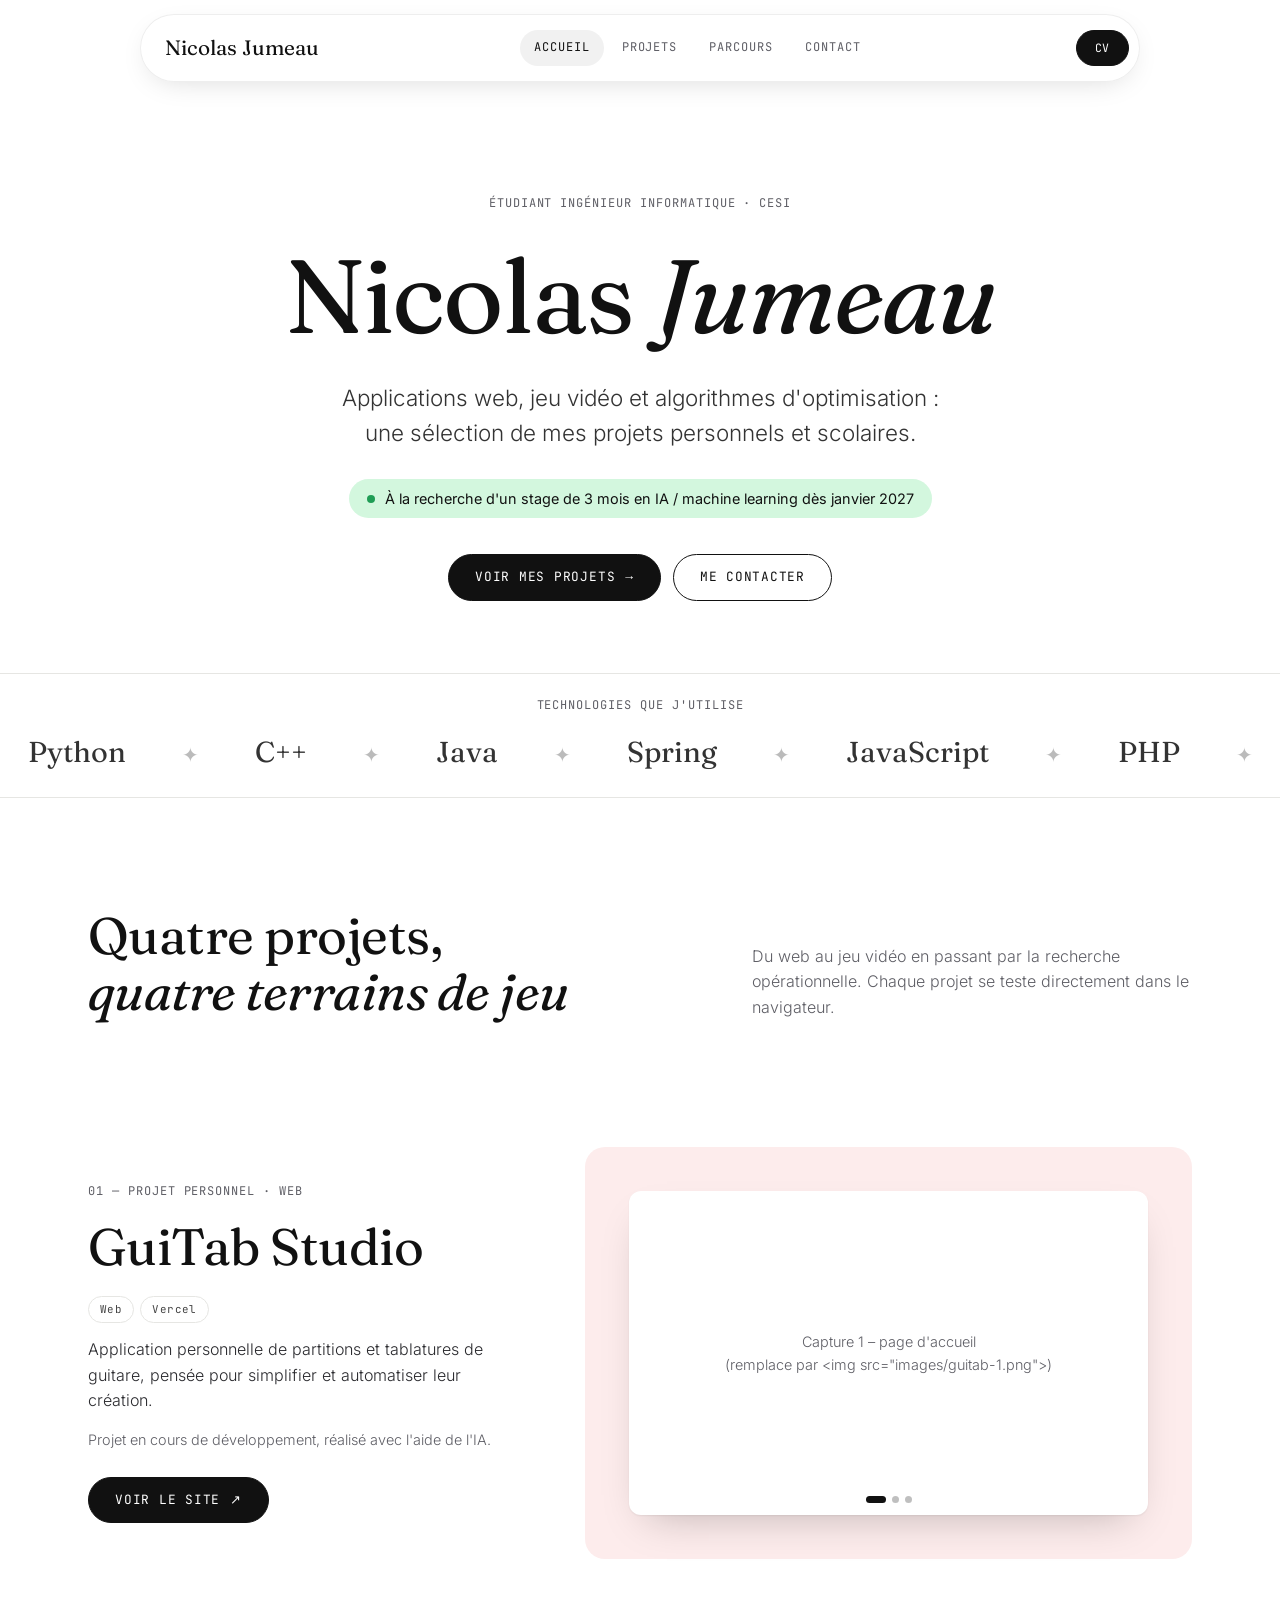
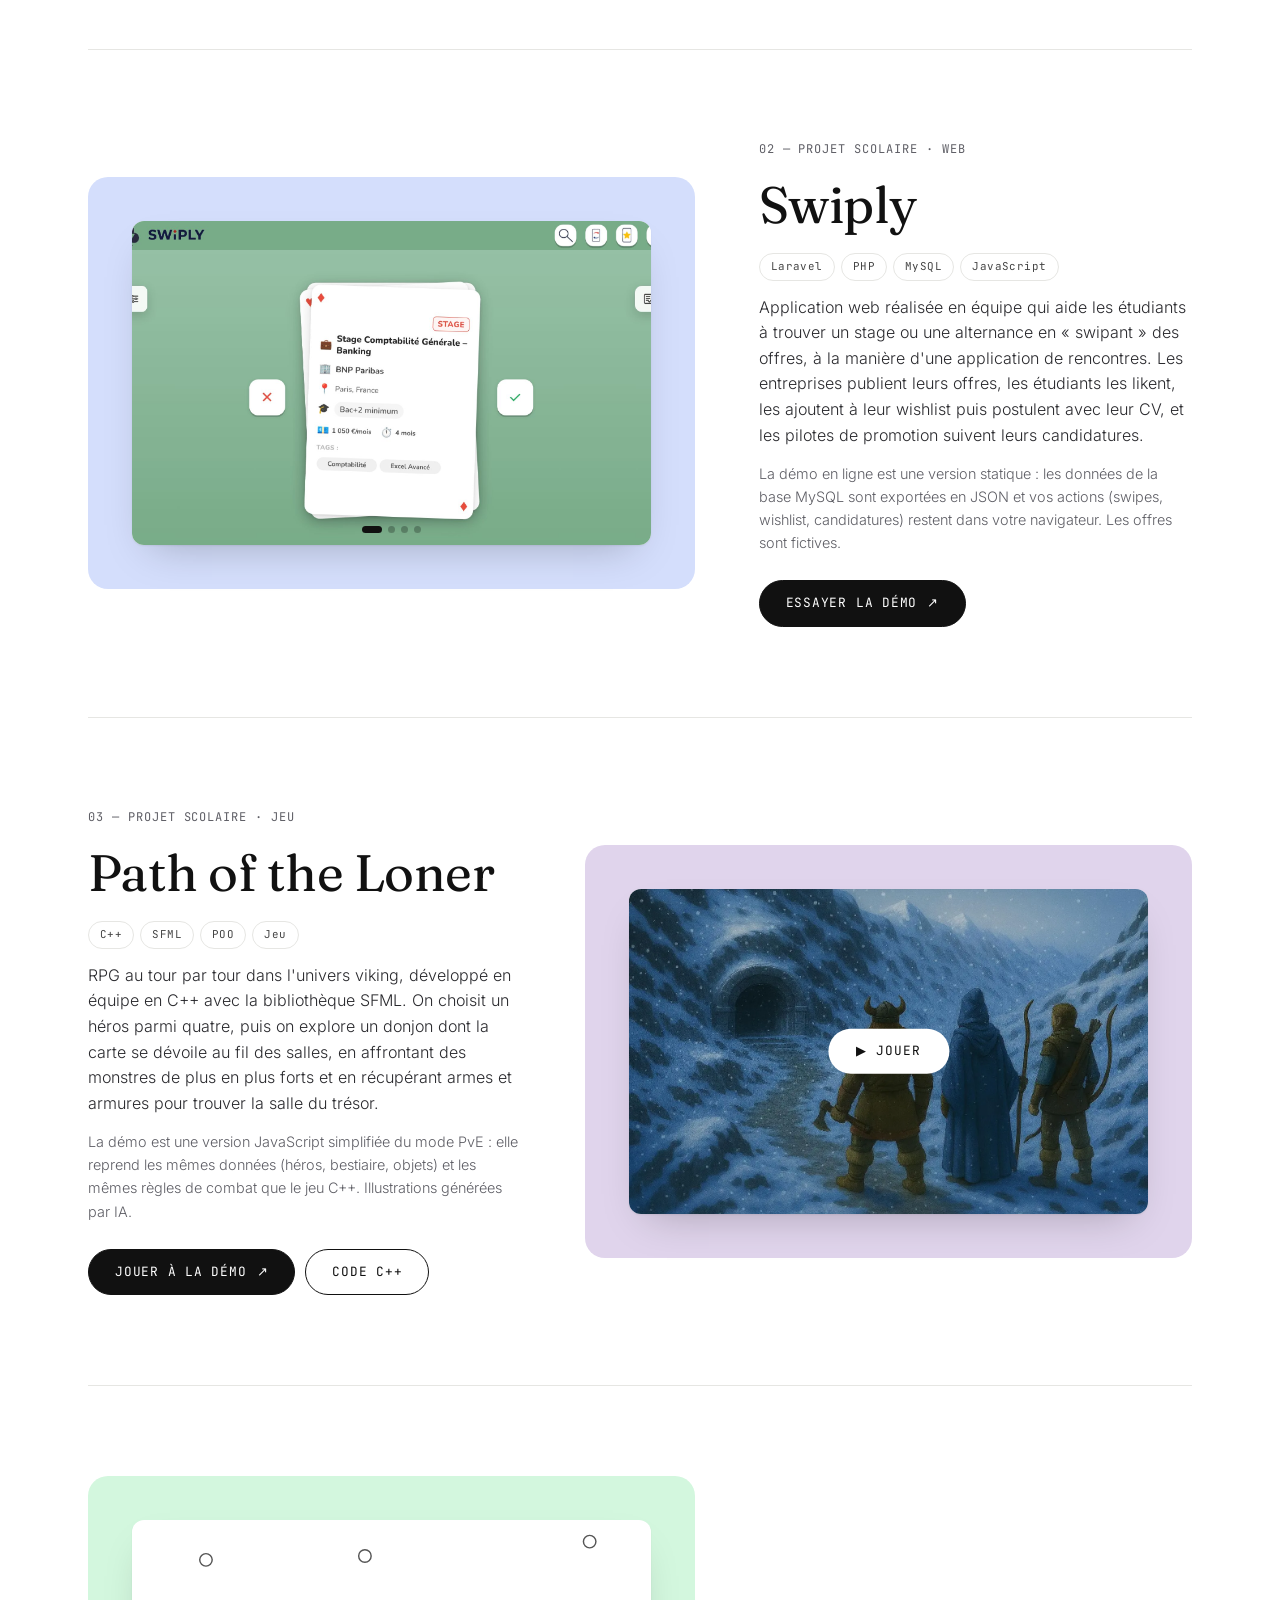
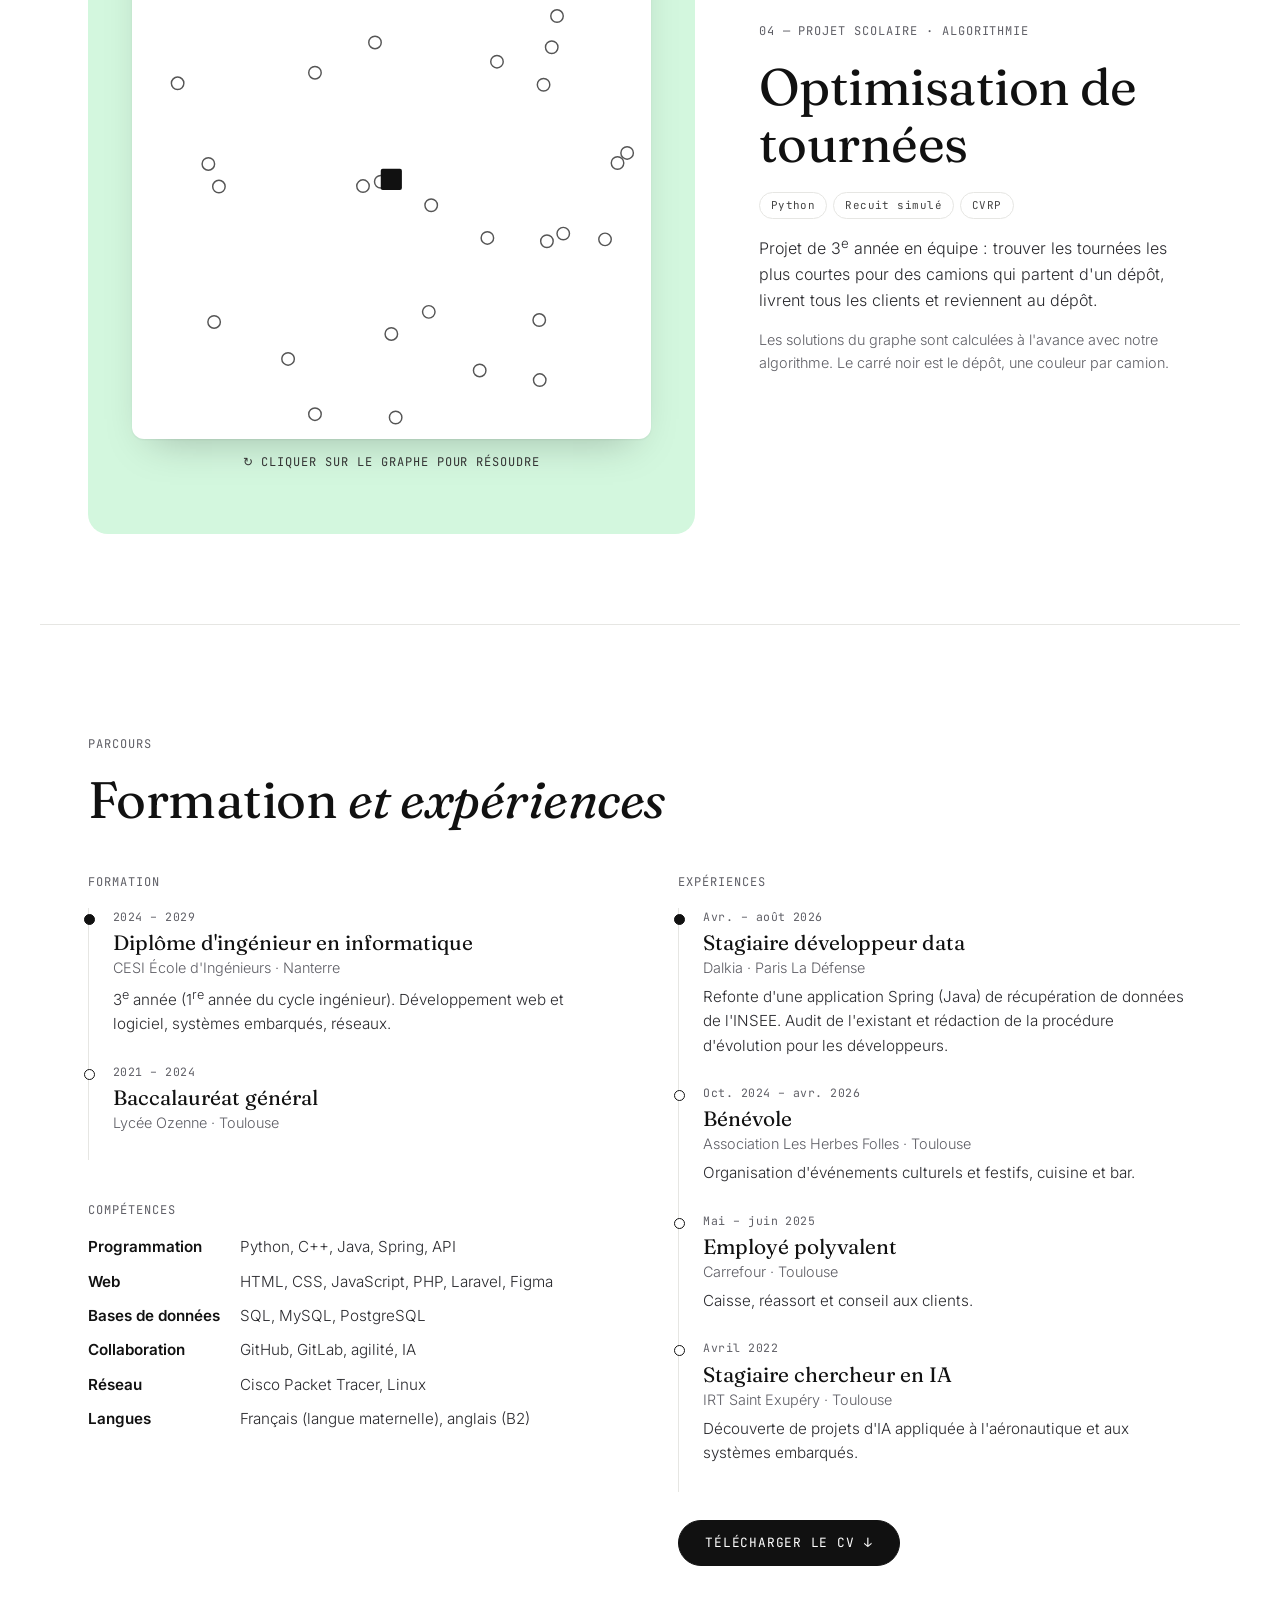
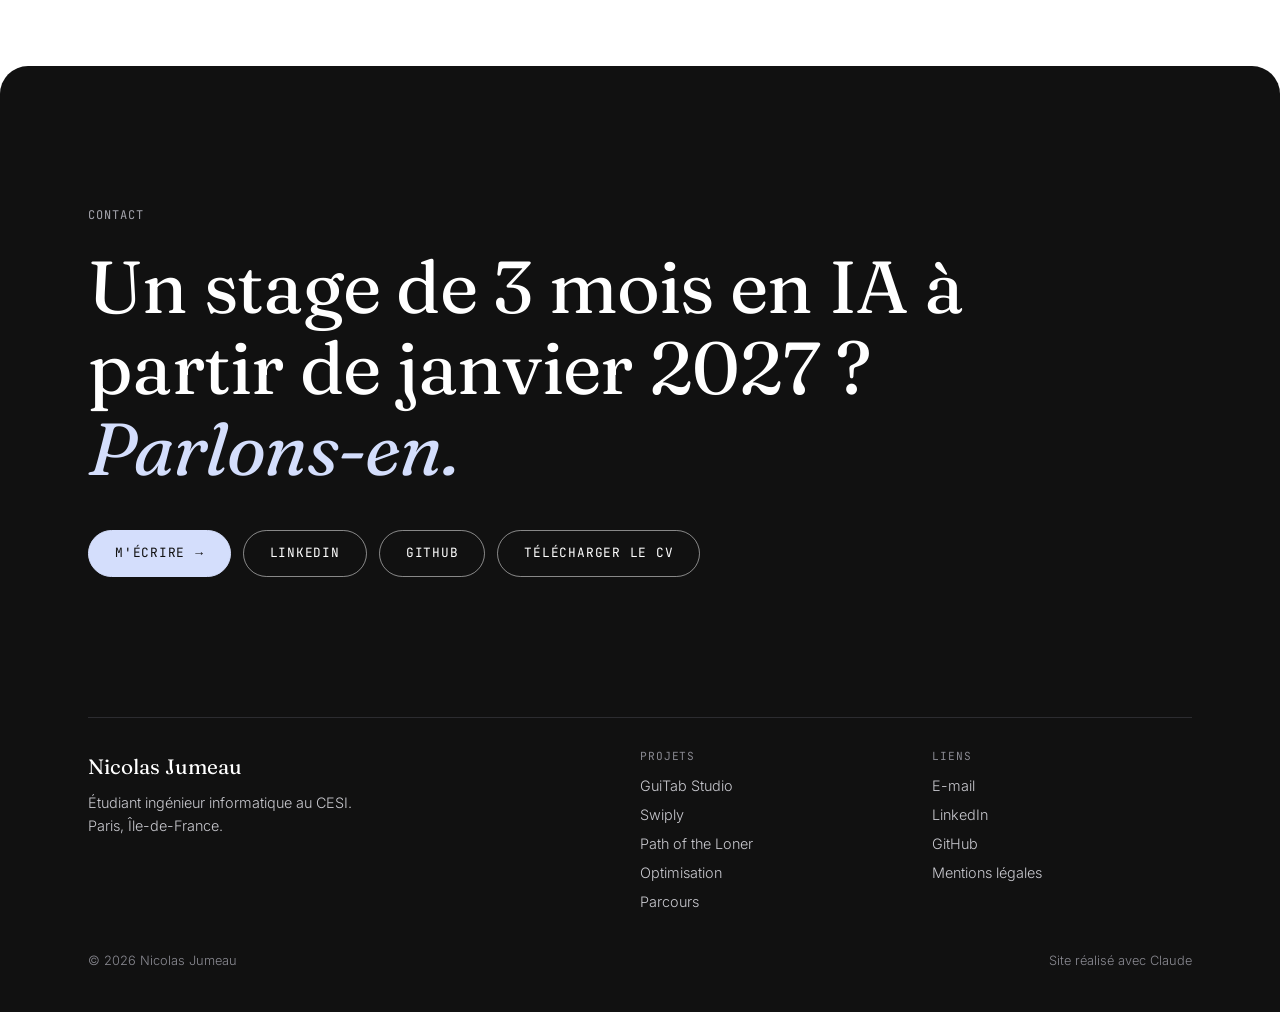
<file: index.html>
<!DOCTYPE html>
<html lang="fr">
<head>
<meta charset="UTF-8">
<meta name="viewport" content="width=device-width, initial-scale=1">
<title>Nicolas Jumeau – Étudiant ingénieur informatique</title>
<meta name="description" content="Portfolio de Nicolas Jumeau, étudiant ingénieur en informatique : projets web, jeu, optimisation.">
<link rel="icon" href="favicon.svg" type="image/svg+xml">
<link rel="apple-touch-icon" href="apple-touch-icon.png">
<meta name="theme-color" content="#ffffff">
<meta property="og:type" content="website">
<meta property="og:locale" content="fr_FR">
<meta property="og:site_name" content="Nicolas Jumeau">
<meta property="og:title" content="Nicolas Jumeau – Étudiant ingénieur informatique">
<meta property="og:description" content="Applications web, jeu vidéo et algorithmes d'optimisation : mes projets, testables dans le navigateur.">
<meta property="og:url" content="https://portfolio-nicolasjumeau.vercel.app/">
<meta property="og:image" content="https://portfolio-nicolasjumeau.vercel.app/og.png">
<meta property="og:image:width" content="1200">
<meta property="og:image:height" content="630">
<meta property="og:image:alt" content="Nicolas Jumeau, étudiant ingénieur informatique : portfolio">
<meta name="twitter:card" content="summary_large_image">
<link rel="preload" href="fonts/fraunces-latin-400-normal.woff2" as="font" type="font/woff2" crossorigin>
<style>
  /* Polices hébergées sur le site (aucune requête vers Google) – licence SIL OFL */
  @font-face { font-family: "Fraunces"; src: url(fonts/fraunces-latin-400-normal.woff2) format("woff2"); font-weight: 400; font-style: normal; font-display: swap; }
  @font-face { font-family: "Fraunces"; src: url(fonts/fraunces-latin-400-italic.woff2) format("woff2"); font-weight: 400; font-style: italic; font-display: swap; }
  @font-face { font-family: "Inter"; src: url(fonts/inter-latin-300-normal.woff2) format("woff2"); font-weight: 300; font-display: swap; }
  @font-face { font-family: "Inter"; src: url(fonts/inter-latin-400-normal.woff2) format("woff2"); font-weight: 400; font-display: swap; }
  @font-face { font-family: "Inter"; src: url(fonts/inter-latin-600-normal.woff2) format("woff2"); font-weight: 600; font-display: swap; }
  @font-face { font-family: "JetBrains Mono"; src: url(fonts/jetbrains-mono-latin-400-normal.woff2) format("woff2"); font-weight: 400; font-display: swap; }

  :root {
    --ink: #111;
    --muted: #5f5f66;
    --line: #e6e6e3;
    --paper: #fff;
    --soft: #f6f6f4;
    /* Les couleurs pastel d'origine du portfolio */
    --blue: #d4defc;
    --pink: #fdecec;
    --lilac: #e0d4ec;
    --mint: #d3f7de;
    --peach: #fff1ee;
    --serif: "Fraunces", Georgia, "Times New Roman", serif;
    --sans: "Inter", system-ui, -apple-system, "Segoe UI", Roboto, sans-serif;
    --mono: "JetBrains Mono", ui-monospace, Menlo, Consolas, monospace;
    --wrap: 1200px;
    --gutter: clamp(16px, 5vw, 48px);
    --head: 68px;
  }
  * { box-sizing: border-box; margin: 0; padding: 0; }
  html { scroll-behavior: smooth; scroll-padding-top: calc(var(--head) + 70px); }
  body {
    font-family: var(--sans); font-weight: 300; color: var(--ink); background: var(--paper);
    line-height: 1.6; -webkit-font-smoothing: antialiased; overflow-x: hidden;
  }
  img { max-width: 100%; }
  a { color: inherit; }
  :focus-visible { outline: 2px solid var(--ink); outline-offset: 3px; border-radius: 4px; }
  .wrap { max-width: var(--wrap); margin: 0 auto; padding: 0 var(--gutter); }

  h1, h2, h3 { font-family: var(--serif); font-weight: 400; letter-spacing: -0.01em; line-height: 1.1; }
  h1 { font-size: clamp(3rem, 9vw, 6.5rem); letter-spacing: -0.02em; }
  h2 { font-size: clamp(2rem, 4.5vw, 3.2rem); }
  em { font-style: italic; }

  .label {
    font-family: var(--mono); font-size: .75rem; letter-spacing: .08em; text-transform: uppercase; color: var(--muted);
  }

  /* ---------- Boutons « pilule » ---------- */
  .btn {
    display: inline-flex; align-items: center; gap: 10px; padding: 12px 26px;
    border: 1px solid var(--ink); border-radius: 999px; background: transparent; color: var(--ink);
    font-family: var(--mono); font-size: .8rem; letter-spacing: .06em; text-transform: uppercase;
    text-decoration: none; cursor: pointer; white-space: nowrap;
    transition: background .25s, color .25s, transform .25s;
  }
  .btn:hover { background: var(--ink); color: #fff; }
  .btn.dark { background: var(--ink); color: #fff; }
  .btn.dark:hover { background: #333; }
  .btn .arrow { transition: transform .25s; }
  .btn:hover .arrow { transform: translateX(4px); }
  .btn.sm { padding: 8px 18px; font-size: .72rem; }

  /* ---------- Barre de navigation flottante ---------- */
  .float {
    position: fixed; top: 14px; left: 50%; transform: translateX(-50%); z-index: 20;
    width: min(calc(100% - 24px), 1000px);
    display: flex; flex-direction: column; align-items: center;
    pointer-events: none;
  }
  .glass {
    background: rgba(255,255,255,.62);
    backdrop-filter: blur(14px) saturate(1.5); -webkit-backdrop-filter: blur(14px) saturate(1.5);
    border: 1px solid rgba(17,17,17,.07);
    box-shadow: 0 8px 30px -12px rgba(0,0,0,.18);
    pointer-events: auto;
  }
  .head {
    width: 100%; height: var(--head); border-radius: 999px; padding: 0 10px 0 24px;
    display: flex; align-items: center; justify-content: space-between; gap: 16px;
    position: relative; z-index: 2;
  }
  .brand { font-family: var(--serif); font-size: 1.3rem; text-decoration: none; white-space: nowrap; }
  .head nav { display: flex; gap: 4px; }
  .head nav a { font-family: var(--mono); font-size: .75rem; letter-spacing: .08em; text-transform: uppercase; text-decoration: none; color: var(--muted); padding: 8px 14px; border-radius: 999px; transition: color .2s, background .2s; }
  .head nav a:hover { color: var(--ink); }
  .head nav a.active { color: var(--ink); background: rgba(17,17,17,.06); }

  /* Repères des projets, accrochés sous la barre et visibles seulement dans la section Projets */
  .steps {
    display: flex; gap: 2px; padding: 6px; margin-top: -1px;
    border-radius: 0 0 18px 18px; border-top: none;
    opacity: 0; transform: translateY(-12px); visibility: hidden;
    transition: opacity .3s, transform .3s, visibility 0s .3s;
    position: relative; z-index: 1;
  }
  .steps.show { opacity: 1; transform: none; visibility: visible; transition: opacity .3s, transform .3s; }
  .steps a {
    font-family: var(--mono); font-size: .72rem; letter-spacing: .06em; text-transform: uppercase;
    text-decoration: none; color: #8a8a90; padding: 7px 14px; border-radius: 999px; white-space: nowrap; transition: color .2s, background .2s;
  }
  .steps a b { font-weight: 400; margin-right: 6px; }
  .steps a:hover { color: var(--ink); }
  .steps a.active { color: #fff; background: var(--ink); }
  .steps .short, .head .brand .short { display: none; }

  /* ---------- Accueil ---------- */
  .hero { text-align: center; padding-top: calc(var(--head) + clamp(72px, 14vh, 150px)); padding-bottom: 72px; }
  .hero .label { display: block; margin-bottom: 26px; }
  .hero .lead { font-size: clamp(1.1rem, 2.2vw, 1.4rem); max-width: 620px; margin: 26px auto 0; color: #333; }
  .status {
    display: inline-flex; align-items: center; gap: 10px; margin-top: 28px;
    background: var(--mint); border-radius: 999px; padding: 8px 18px; font-size: .9rem; font-weight: 400;
  }
  .status::before { content: ""; flex-shrink: 0; width: 8px; height: 8px; border-radius: 50%; background: #1f9d55; animation: pulse 2s infinite; }
  @keyframes pulse { 0% { box-shadow: 0 0 0 0 rgba(31,157,85,.5); } 70% { box-shadow: 0 0 0 9px rgba(31,157,85,0); } 100% { box-shadow: 0 0 0 0 rgba(31,157,85,0); } }
  .actions { display: flex; flex-wrap: wrap; gap: 12px; justify-content: center; margin-top: 36px; }

  /* Bande défilante des technologies */
  .marquee { border-top: 1px solid var(--line); border-bottom: 1px solid var(--line); padding: 22px 0; overflow: hidden; }
  .marquee .label { text-align: center; display: block; margin-bottom: 14px; }
  .track { display: flex; width: max-content; animation: slide 40s linear infinite; }
  .marquee:hover .track { animation-play-state: paused; }
  .track span { font-family: var(--serif); font-size: clamp(1.3rem, 2.4vw, 1.8rem); padding: 0 28px; white-space: nowrap; color: #333; }
  .track span::after { content: "✦"; font-size: .7em; margin-left: 56px; color: #bbb; vertical-align: middle; }
  @keyframes slide { to { transform: translateX(-50%); } }

  /* ---------- Projets ---------- */
  .projects-intro { padding-top: 110px; padding-bottom: 36px; display: grid; grid-template-columns: 1fr 1fr; gap: 40px; align-items: end; }
  .projects-intro p { color: var(--muted); max-width: 440px; justify-self: end; }

  .project { display: grid; grid-template-columns: minmax(0,5fr) minmax(0,7fr); gap: clamp(28px, 5vw, 72px); align-items: center; padding: 90px 0; border-bottom: 1px solid var(--line); }
  .project:last-of-type { border-bottom: none; }
  .project.reverse { grid-template-columns: minmax(0,7fr) minmax(0,5fr); }
  .project.reverse .text { order: 2; }
  .project .label { display: block; margin-bottom: 18px; }
  .project h2 { margin-bottom: 20px; }
  .project .text p { margin: 14px 0; color: #2a2a2e; }
  .project .text p.note { font-size: .9rem; color: var(--muted); }
  .project .links { display: flex; flex-wrap: wrap; gap: 10px; margin-top: 26px; }
  .tags { display: flex; flex-wrap: wrap; gap: 6px; margin-bottom: 6px; }
  .tags span { font-family: var(--mono); font-size: .68rem; letter-spacing: .04em; border: 1px solid var(--line); color: #444; padding: 4px 11px; border-radius: 999px; }

  /* Cadre pastel autour du visuel */
  .frame { border-radius: 20px; padding: clamp(18px, 4vw, 44px); background: var(--soft); }
  .frame.pink { background: var(--pink); }
  .frame.blue { background: var(--blue); }
  .frame.lilac { background: var(--lilac); }
  .frame.mint { background: var(--mint); }

  .box {
    background: #fff; border-radius: 12px; aspect-ratio: 16 / 10;
    position: relative; overflow: hidden; width: 100%;
    box-shadow: 0 1px 2px rgba(0,0,0,.06), 0 18px 40px -18px rgba(0,0,0,.25);
  }

  /* Carrousel */
  .carousel .slides { display: flex; height: 100%; transition: transform .5s cubic-bezier(.2,.7,.2,1); }
  .carousel .slide {
    min-width: 100%; height: 100%; display: flex; align-items: center; justify-content: center;
    color: var(--muted); font-size: .9rem; text-align: center; padding: 20px;
  }
  .carousel .slide:has(img) { padding: 0; }
  .carousel .slide img { width: 100%; height: 100%; object-fit: cover; }
  .carousel button {
    position: absolute; top: 50%; transform: translateY(-50%);
    background: rgba(255,255,255,.92); border: 1px solid var(--line); border-radius: 50%;
    width: 40px; height: 40px; font-size: 1rem; cursor: pointer; opacity: 0; transition: opacity .25s, background .2s;
  }
  .carousel:hover button, .carousel button:focus-visible { opacity: 1; }
  .carousel button:hover { background: #fff; }
  .carousel .prev { left: 12px; } .carousel .next { right: 12px; }
  .dots { position: absolute; bottom: 12px; left: 0; right: 0; display: flex; justify-content: center; gap: 6px; }
  .dots i { width: 7px; height: 7px; border-radius: 999px; background: rgba(0,0,0,.25); transition: width .3s, background .3s; }
  .dots i.on { background: var(--ink); width: 20px; }
  @media (hover: none) { .carousel button { opacity: 1; } }

  /* Jeu */
  .game-cover { display: block; }
  .game-cover img { width: 100%; height: 100%; object-fit: cover; display: block; transition: transform .6s cubic-bezier(.2,.7,.2,1); }
  .game-cover span {
    position: absolute; left: 50%; top: 50%; transform: translate(-50%, -50%);
    background: #fff; color: var(--ink); padding: 12px 28px; border-radius: 999px;
    font-family: var(--mono); font-size: .8rem; letter-spacing: .08em; text-transform: uppercase;
    transition: background .25s, color .25s;
  }
  .game-cover:hover img { transform: scale(1.05); }
  .game-cover:hover span { background: var(--ink); color: #fff; }

  /* Optimisation (CVRP) */
  .graph-wrap svg { width: 100%; height: auto; display: block; background: #fff; border-radius: 12px; cursor: pointer; box-shadow: 0 1px 2px rgba(0,0,0,.06), 0 18px 40px -18px rgba(0,0,0,.25); }
  .graph-wrap .route { fill: none; stroke-width: 7; stroke-linejoin: round; stroke-linecap: round; }
  .graph-wrap .client { fill: #fff; stroke: #555; stroke-width: 3; }
  .graph-wrap .depot { fill: var(--ink); }
  .graph-wrap .hint { text-align: center; margin-top: 14px; color: #333; }
  .graph-wrap .hint::before { content: "↻ "; }

  /* ---------- Parcours ---------- */
  .parcours { padding-top: 110px; padding-bottom: 60px; border-top: 1px solid var(--line); }
  .parcours-head { margin-bottom: 48px; }
  .parcours-head .label { display: block; margin-bottom: 18px; }
  .cols { display: grid; grid-template-columns: minmax(0,1fr) minmax(0,1fr); gap: clamp(32px, 6vw, 96px); }
  .parcours h3 { font-family: var(--mono); font-size: .75rem; letter-spacing: .08em; text-transform: uppercase; color: var(--muted); margin: 0 0 18px; }
  .parcours h3 ~ h3 { margin-top: 44px; }
  .timeline { list-style: none; border-left: 1px solid var(--line); margin-bottom: 28px; }
  .timeline li { position: relative; padding: 0 0 26px 24px; display: grid; gap: 4px; }
  .timeline li::before { content: ""; position: absolute; left: -5px; top: 6px; width: 9px; height: 9px; border-radius: 50%; background: #fff; border: 1.5px solid var(--ink); }
  .timeline li:first-child::before { background: var(--ink); }
  .timeline .when { font-family: var(--mono); font-size: .72rem; letter-spacing: .04em; color: var(--muted); }
  .timeline strong { font-family: var(--serif); font-weight: 400; font-size: 1.3rem; display: block; line-height: 1.25; }
  .timeline .where { display: block; font-size: .9rem; color: var(--muted); }
  .timeline p { font-size: .95rem; margin-top: 6px; color: #2a2a2e; }
  .skills { display: grid; grid-template-columns: max-content 1fr; gap: 10px 20px; font-size: .95rem; }
  .skills dt { font-weight: 600; }
  .skills dd { color: #2a2a2e; }

  /* ---------- Contact (bloc sombre) ---------- */
  .contact { background: var(--ink); color: #fff; border-radius: 28px 28px 0 0; margin-top: 40px; padding: clamp(80px, 12vw, 140px) 0 40px; }
  .contact .label { color: #a5a5ad; display: block; margin-bottom: 22px; }
  .contact h2 { font-size: clamp(2.4rem, 6vw, 4.6rem); max-width: 900px; }
  .contact h2 em { color: var(--blue); }
  .contact .actions { justify-content: flex-start; margin-top: 40px; }
  .contact .btn { border-color: rgba(255,255,255,.5); color: #fff; }
  .contact .btn:hover { background: #fff; color: var(--ink); }
  .contact .btn.light { background: var(--blue); border-color: var(--blue); color: var(--ink); }
  .contact .btn.light:hover { background: #fff; border-color: #fff; }

  footer { margin-top: clamp(80px, 12vw, 140px); padding-top: 32px; border-top: 1px solid #2c2c30; display: grid; grid-template-columns: 2fr 1fr 1fr; gap: 32px; font-size: .9rem; color: #c9c9cf; }
  footer .brand { color: #fff; display: inline-block; margin-bottom: 8px; }
  footer h3 { font-family: var(--mono); font-size: .7rem; letter-spacing: .08em; text-transform: uppercase; color: #8a8a92; margin-bottom: 12px; }
  footer ul { list-style: none; }
  footer li { margin: 6px 0; }
  footer a { text-decoration: none; }
  footer a:hover { color: #fff; text-decoration: underline; }
  .copy { grid-column: 1 / -1; display: flex; justify-content: space-between; flex-wrap: wrap; gap: 8px; font-size: .8rem; color: #8a8a92; }
  #legal { display: none; grid-column: 1 / -1; background: #1c1c20; border-radius: 12px; padding: 18px 20px; font-size: .82rem; color: #c9c9cf; }
  #legal:target { display: block; }
  #legal strong { color: #fff; display: block; margin-bottom: 8px; }
  #legal p { margin: 6px 0; }
  #legal b { color: #fff; font-weight: 600; }
  #legal a { text-decoration: underline; }

  /* ---------- Apparition au défilement ---------- */
  .js .reveal { opacity: 0; transform: translateY(28px); transition: opacity .9s cubic-bezier(.2,.7,.2,1), transform .9s cubic-bezier(.2,.7,.2,1); }
  .js .reveal.in { opacity: 1; transform: none; }
  .js .reveal.d1 { transition-delay: .1s; } .js .reveal.d2 { transition-delay: .2s; } .js .reveal.d3 { transition-delay: .3s; } .js .reveal.d4 { transition-delay: .4s; }

  @media (prefers-reduced-motion: reduce) {
    html { scroll-behavior: auto; }
    .js .reveal { opacity: 1; transform: none; transition: none; }
    .track, .status::before { animation: none; }
    .game-cover img, .carousel .slides { transition: none; }
  }

  /* ---------- Mobile ---------- */
  @media (max-width: 860px) {
    .projects-intro { grid-template-columns: 1fr; padding-top: 80px; gap: 16px; }
    .projects-intro p { justify-self: start; }
    .project, .project.reverse { grid-template-columns: minmax(0,1fr); padding: 64px 0; }
    .project.reverse .text { order: 0; }
    footer { grid-template-columns: 1fr 1fr; }
    .cols { grid-template-columns: minmax(0,1fr); }
    .parcours { padding-top: 80px; }
    footer > div:first-child { grid-column: 1 / -1; }
  }
  @media (max-width: 560px) {
    :root { --head: 56px; }
    .float { top: 10px; width: calc(100% - 20px); }
    .head { padding: 0 8px 0 18px; gap: 8px; }
    .head nav { gap: 0; }
    .head nav a { padding: 7px 8px; font-size: .68rem; }
    .head nav a[href="#accueil"] { display: none; }
    .brand { font-size: 1.1rem; }
    .head .btn.sm { padding: 7px 14px; }
    .hero { padding-top: calc(var(--head) + 56px); }
    .steps { padding: 5px; }
    .steps a { padding: 6px 9px; font-size: .66rem; }
    .steps a b { margin-right: 4px; }
    .steps .full, .head .brand .full { display: none; }
    .steps .short, .head .brand .short { display: inline; }
    .actions .btn { flex: 1 1 100%; justify-content: center; }
  }
</style>
<script>document.documentElement.classList.add('js');</script>
</head>
<body>

<div class="float">
  <header class="head glass">
    <a class="brand" href="#accueil" aria-label="Nicolas Jumeau, accueil"><span class="full">Nicolas Jumeau</span><span class="short">NJ</span></a>
    <nav aria-label="Navigation principale">
      <a href="#accueil">Accueil</a>
      <a href="#projets">Projets</a>
      <a href="#parcours">Parcours</a>
      <a href="#contact">Contact</a>
    </nav>
    <a class="btn sm dark" href="cv.pdf" download>CV</a>
  </header>
  <nav class="steps glass" id="steps" aria-label="Projets">
    <a href="#guitab"><b>01</b><span class="full">GuiTab Studio</span><span class="short">GuiTab</span></a>
    <a href="#swiply"><b>02</b>Swiply</a>
    <a href="#loner"><b>03</b><span class="full">Path of the Loner</span><span class="short">Loner</span></a>
    <a href="#optim"><b>04</b><span class="full">Optimisation</span><span class="short">Optim.</span></a>
  </nav>
</div>

<main>

  <!-- ACCUEIL -->
  <section id="accueil" class="hero wrap">
    <span class="label reveal">Étudiant ingénieur informatique · CESI</span>
    <h1 class="reveal d1">Nicolas <em>Jumeau</em></h1>
    <p class="lead reveal d2">Applications web, jeu vidéo et algorithmes d'optimisation : une sélection de mes projets personnels et scolaires.</p>
    <p class="status reveal d3">À la recherche d'un stage de 3 mois en IA / machine learning dès janvier 2027</p>
    <div class="actions reveal d4">
      <a class="btn dark" href="#projets">Voir mes projets <span class="arrow">→</span></a>
      <a class="btn" href="#contact">Me contacter</a>
    </div>
  </section>

  <div class="marquee" data-nav="accueil" aria-label="Technologies que j'utilise">
    <span class="label">Technologies que j'utilise</span>
    <div class="track" aria-hidden="true">
      <span>Python</span><span>C++</span><span>Java</span><span>Spring</span><span>JavaScript</span><span>PHP</span><span>Laravel</span><span>MySQL</span><span>PostgreSQL</span><span>SFML</span><span>Linux</span><span>Git</span>
      <span>Python</span><span>C++</span><span>Java</span><span>Spring</span><span>JavaScript</span><span>PHP</span><span>Laravel</span><span>MySQL</span><span>PostgreSQL</span><span>SFML</span><span>Linux</span><span>Git</span>
    </div>
  </div>

  <!-- PROJETS -->
  <section id="projets">
    <div class="wrap projects-intro" data-nav="projets">
      <h2 class="reveal">Quatre projets,<br><em>quatre terrains de jeu</em></h2>
      <p class="reveal d1">Du web au jeu vidéo en passant par la recherche opérationnelle. Chaque projet se teste directement dans le navigateur.</p>
    </div>

    <div class="wrap">

      <!-- GUITAB STUDIO -->
      <article class="project" id="guitab">
        <div class="text reveal">
          <span class="label">01 — Projet personnel · Web</span>
          <h2>GuiTab Studio</h2>
          <div class="tags"><span>Web</span><span>Vercel</span></div>
          <p>Application personnelle de partitions et tablatures de guitare, pensée pour simplifier et automatiser leur création.</p>
          <p class="note">Projet en cours de développement, réalisé avec l'aide de l'IA.</p>
          <div class="links">
            <a class="btn dark" href="https://guitab-studio.vercel.app" target="_blank" rel="noopener">Voir le site <span class="arrow">↗</span></a>
          </div>
        </div>
        <div class="frame pink reveal d1">
          <div class="box carousel" data-carousel>
            <div class="slides">
              <div class="slide">Capture 1 – page d'accueil<br>(remplace par &lt;img src="images/guitab-1.png"&gt;)</div>
              <div class="slide">Capture 2 – éditeur de tablatures</div>
              <div class="slide">Capture 3 – export</div>
            </div>
            <button class="prev" aria-label="Précédent">←</button>
            <button class="next" aria-label="Suivant">→</button>
            <div class="dots"></div>
          </div>
        </div>
      </article>

      <!-- SWIPLY -->
      <article class="project reverse" id="swiply">
        <div class="text reveal">
          <span class="label">02 — Projet scolaire · Web</span>
          <h2>Swiply</h2>
          <div class="tags"><span>Laravel</span><span>PHP</span><span>MySQL</span><span>JavaScript</span></div>
          <p>Application web réalisée en équipe qui aide les étudiants à trouver un stage ou une alternance en « swipant » des offres, à la manière d'une application de rencontres. Les entreprises publient leurs offres, les étudiants les likent, les ajoutent à leur wishlist puis postulent avec leur CV, et les pilotes de promotion suivent leurs candidatures.</p>
          <p class="note">La démo en ligne est une version statique : les données de la base MySQL sont exportées en JSON et vos actions (swipes, wishlist, candidatures) restent dans votre navigateur. Les offres sont fictives.</p>
          <div class="links">
            <a class="btn dark" href="swiply/" target="_blank" rel="noopener">Essayer la démo <span class="arrow">↗</span></a>
          </div>
        </div>
        <div class="frame blue reveal d1">
          <div class="box carousel" data-carousel>
            <div class="slides">
              <div class="slide"><img src="images/swiply-1.jpg" alt="Swiply : carte d'offre à swiper" loading="lazy"></div>
              <div class="slide"><img src="images/swiply-2.jpg" alt="Swiply : détail d'une offre" loading="lazy"></div>
              <div class="slide"><img src="images/swiply-3.jpg" alt="Swiply : wishlist de l'étudiant" loading="lazy"></div>
              <div class="slide"><img src="images/swiply-4.jpg" alt="Swiply : profil d'une entreprise" loading="lazy"></div>
            </div>
            <button class="prev" aria-label="Précédent">←</button>
            <button class="next" aria-label="Suivant">→</button>
            <div class="dots"></div>
          </div>
        </div>
      </article>

      <!-- PATH OF THE LONER -->
      <article class="project" id="loner">
        <div class="text reveal">
          <span class="label">03 — Projet scolaire · Jeu</span>
          <h2>Path of the Loner</h2>
          <div class="tags"><span>C++</span><span>SFML</span><span>POO</span><span>Jeu</span></div>
          <p>RPG au tour par tour dans l'univers viking, développé en équipe en C++ avec la bibliothèque SFML. On choisit un héros parmi quatre, puis on explore un donjon dont la carte se dévoile au fil des salles, en affrontant des monstres de plus en plus forts et en récupérant armes et armures pour trouver la salle du trésor.</p>
          <p class="note">La démo est une version JavaScript simplifiée du mode PvE : elle reprend les mêmes données (héros, bestiaire, objets) et les mêmes règles de combat que le jeu C++. Illustrations générées par IA.</p>
          <div class="links">
            <a class="btn dark" href="loner/" target="_blank" rel="noopener">Jouer à la démo <span class="arrow">↗</span></a>
            <a class="btn" href="https://github.com/NicolasJUMEAU/cpp-path-of-the-loner" target="_blank" rel="noopener">Code C++</a>
          </div>
        </div>
        <div class="frame lilac reveal d1">
          <a class="box game-cover" href="loner/" target="_blank" rel="noopener" aria-label="Jouer à Path of the Loner">
            <img src="loner/img/accueil_start.webp" alt="Path of the Loner : trois héros vikings devant l'entrée du donjon" loading="lazy">
            <span>▶ Jouer</span>
          </a>
        </div>
      </article>

      <!-- OPTIMISATION -->
      <article class="project reverse" id="optim">
        <div class="text reveal">
          <span class="label">04 — Projet scolaire · Algorithmie</span>
          <h2>Optimisation de tournées</h2>
          <div class="tags"><span>Python</span><span>Recuit simulé</span><span>CVRP</span></div>
          <p>Projet de 3<sup>e</sup> année en équipe : trouver les tournées les plus courtes pour des camions qui partent d'un dépôt, livrent tous les clients et reviennent au dépôt.</p>
          <p class="note">Les solutions du graphe sont calculées à l'avance avec notre algorithme. Le carré noir est le dépôt, une couleur par camion.</p>
        </div>
        <div class="frame mint graph-wrap reveal d1">
          <svg id="graph" viewBox="-40 -40 1080 1080" role="img" aria-label="Tournées de livraison : le carré noir est le dépôt, une couleur par camion"></svg>
          <p class="hint label" id="graph-hint">Cliquer sur le graphe pour résoudre</p>
        </div>
      </article>

    </div>
  </section>

  <!-- PARCOURS -->
  <section id="parcours" class="wrap parcours">
    <div class="parcours-head">
      <span class="label reveal">Parcours</span>
      <h2 class="reveal d1">Formation <em>et expériences</em></h2>
    </div>
    <div class="cols">
      <div class="reveal">
        <h3>Formation</h3>
        <ol class="timeline">
          <li><span class="when">2024 – 2029</span><div><strong>Diplôme d'ingénieur en informatique</strong><span class="where">CESI École d'Ingénieurs · Nanterre</span><p>3<sup>e</sup> année (1<sup>re</sup> année du cycle ingénieur). Développement web et logiciel, systèmes embarqués, réseaux.</p></div></li>
          <li><span class="when">2021 – 2024</span><div><strong>Baccalauréat général</strong><span class="where">Lycée Ozenne · Toulouse</span></div></li>
        </ol>
        <h3>Compétences</h3>
        <dl class="skills">
          <dt>Programmation</dt><dd>Python, C++, Java, Spring, API</dd>
          <dt>Web</dt><dd>HTML, CSS, JavaScript, PHP, Laravel, Figma</dd>
          <dt>Bases de données</dt><dd>SQL, MySQL, PostgreSQL</dd>
          <dt>Collaboration</dt><dd>GitHub, GitLab, agilité, IA</dd>
          <dt>Réseau</dt><dd>Cisco Packet Tracer, Linux</dd>
          <dt>Langues</dt><dd>Français (langue maternelle), anglais (B2)</dd>
        </dl>
      </div>
      <div class="reveal d1">
        <h3>Expériences</h3>
        <ol class="timeline">
          <li><span class="when">Avr. – août 2026</span><div><strong>Stagiaire développeur data</strong><span class="where">Dalkia · Paris La Défense</span><p>Refonte d'une application Spring (Java) de récupération de données de l'INSEE. Audit de l'existant et rédaction de la procédure d'évolution pour les développeurs.</p></div></li>
          <li><span class="when">Oct. 2024 – avr. 2026</span><div><strong>Bénévole</strong><span class="where">Association Les Herbes Folles · Toulouse</span><p>Organisation d'événements culturels et festifs, cuisine et bar.</p></div></li>
          <li><span class="when">Mai – juin 2025</span><div><strong>Employé polyvalent</strong><span class="where">Carrefour · Toulouse</span><p>Caisse, réassort et conseil aux clients.</p></div></li>
          <li><span class="when">Avril 2022</span><div><strong>Stagiaire chercheur en IA</strong><span class="where">IRT Saint Exupéry · Toulouse</span><p>Découverte de projets d'IA appliquée à l'aéronautique et aux systèmes embarqués.</p></div></li>
        </ol>
        <a class="btn dark" href="cv.pdf" download>Télécharger le CV <span class="arrow">↓</span></a>
      </div>
    </div>
  </section>

  <!-- CONTACT -->
  <section id="contact" class="contact">
    <div class="wrap">
      <span class="label reveal">Contact</span>
      <h2 class="reveal d1">Un stage de 3 mois en IA à partir de janvier 2027 ? <em style="white-space:nowrap">Parlons-en.</em></h2>
      <div class="actions reveal d2">
        <a class="btn light" href="mailto:nicko.jumeau@gmail.com">M'écrire <span class="arrow">→</span></a>
        <a class="btn" href="https://www.linkedin.com/in/nicolasjumeau" target="_blank" rel="noopener">LinkedIn</a>
        <a class="btn" href="https://github.com/NicolasJUMEAU" target="_blank" rel="noopener">GitHub</a>
        <a class="btn" href="cv.pdf" download>Télécharger le CV</a>
      </div>

      <footer>
        <div>
          <a class="brand" href="#accueil">Nicolas Jumeau</a>
          <p>Étudiant ingénieur informatique au CESI.<br>Paris, Île-de-France.</p>
        </div>
        <div>
          <h3>Projets</h3>
          <ul>
            <li><a href="#guitab">GuiTab Studio</a></li>
            <li><a href="#swiply">Swiply</a></li>
            <li><a href="#loner">Path of the Loner</a></li>
            <li><a href="#optim">Optimisation</a></li>
            <li><a href="#parcours">Parcours</a></li>
          </ul>
        </div>
        <div>
          <h3>Liens</h3>
          <ul>
            <li><a href="mailto:nicko.jumeau@gmail.com">E-mail</a></li>
            <li><a href="https://www.linkedin.com/in/nicolasjumeau" target="_blank" rel="noopener">LinkedIn</a></li>
            <li><a href="https://github.com/NicolasJUMEAU" target="_blank" rel="noopener">GitHub</a></li>
            <li><a href="#legal">Mentions légales</a></li>
          </ul>
        </div>
        <div id="legal">
          <strong>Mentions légales</strong>
          <p><b>Éditeur et directeur de la publication :</b> Nicolas Jumeau, particulier. Contact : <a href="mailto:nicko.jumeau@gmail.com">nicko.jumeau@gmail.com</a></p>
          <p><b>Hébergeur :</b> Vercel Inc., 440 N Barranca Ave #4133, Covina, CA 91723, États-Unis. Téléphone : +1 559 288 7060. <a href="https://vercel.com" target="_blank" rel="noopener">vercel.com</a></p>
          <p><b>Données personnelles :</b> ce site ne dépose aucun cookie, n'utilise aucun outil de mesure d'audience et ne fait appel à aucun service tiers (les polices sont hébergées sur le site). Comme tout hébergeur, Vercel enregistre des journaux techniques (dont l'adresse IP des visiteurs) pour faire fonctionner et sécuriser le site. La démo Swiply enregistre vos actions (swipes, wishlist, candidatures) uniquement dans votre navigateur (stockage local) : elles ne sont envoyées nulle part et disparaissent si vous effacez les données du site ou cliquez sur « Réinitialiser la démo ». Pour toute question sur vos données, écrivez à l'adresse ci-dessus.</p>
          <p><b>Projets d'équipe :</b> Swiply, Path of the Loner et Optimisation de tournées sont des projets scolaires publiés avec l'accord des coéquipiers. Dans la démo Swiply, les offres sont fictives et les entreprises citées n'ont aucun lien avec le projet.</p>
          <p><b>Crédits :</b> illustrations de Path of the Loner générées par IA. Polices Fraunces, Inter, JetBrains Mono, Nunito et Quintessential, sous licence SIL Open Font License 1.1.</p>
        </div>
        <div class="copy">
          <span>© 2026 Nicolas Jumeau</span>
          <span>Site réalisé avec Claude</span>
        </div>
      </footer>
    </div>
  </section>

</main>

<script>
/* ---------- Apparition des blocs au défilement ---------- */
const reveals = document.querySelectorAll('.reveal');
if ('IntersectionObserver' in window) {
  const ro = new IntersectionObserver(entries => entries.forEach(e => {
    if (e.isIntersecting) { e.target.classList.add('in'); ro.unobserve(e.target); }
  }), { threshold: 0.12, rootMargin: '0px 0px -40px 0px' });
  reveals.forEach(r => ro.observe(r));
} else reveals.forEach(r => r.classList.add('in'));

/* ---------- Lien actif (menu + repères 01–04) ----------
   Aucun défilement automatique ici : on change seulement des classes,
   pour ne jamais gêner le défilement de la page. */
const navLinks = [...document.querySelectorAll('.head nav a')];
const stepLinks = [...document.querySelectorAll('.steps a')];
const steps = document.getElementById('steps');
const spy = new IntersectionObserver(entries => entries.forEach(e => {
  if (!e.isIntersecting) return;
  const id = e.target.id;
  const isProject = e.target.classList.contains('project');
  const top = e.target.dataset.nav || (isProject ? 'projets' : id);
  navLinks.forEach(a => a.classList.toggle('active', a.getAttribute('href') === '#' + top));
  if (isProject) stepLinks.forEach(a => a.classList.toggle('active', a.getAttribute('href') === '#' + id));
  steps.classList.toggle('show', isProject);
}), { rootMargin: '-45% 0px -45% 0px' });
document.querySelectorAll('#accueil, .marquee, .projects-intro, .project, #parcours, #contact').forEach(s => spy.observe(s));

/* ---------- Carrousels (boutons, points, glisser au doigt) ---------- */
document.querySelectorAll('[data-carousel]').forEach(c => {
  const slides = c.querySelector('.slides');
  const n = slides.children.length;
  const dots = c.querySelector('.dots');
  let i = 0;
  for (let k = 0; k < n; k++) dots.appendChild(document.createElement('i'));
  const show = () => {
    slides.style.transform = `translateX(-${i * 100}%)`;
    [...dots.children].forEach((d, k) => d.classList.toggle('on', k === i));
  };
  const go = d => { i = (i + d + n) % n; show(); };
  c.querySelector('.prev').onclick = () => go(-1);
  c.querySelector('.next').onclick = () => go(1);
  let x0 = null;
  c.addEventListener('touchstart', e => { x0 = e.touches[0].clientX; }, { passive: true });
  c.addEventListener('touchend', e => {
    if (x0 === null) return;
    const dx = e.changedTouches[0].clientX - x0;
    if (Math.abs(dx) > 40) go(dx < 0 ? 1 : -1);
    x0 = null;
  });
  show();
});

/* ---------- Optimisation : tournées précalculées (Python, code du projet) ----------
   xy : coordonnées (0 = dépôt), sol : tournées trouvées par le recuit simulé.
   1er clic : on résout (les tournées se dessinent) ; clic suivant : nouvelle instance. */
const CVRP = [{"xy":[[500,500],[945,625],[684,898],[578,776],[834,225],[55,300],[285,874],[913,5],[500,822],[131,797],[119,468],[817,303],[341,278],[720,255],[991,445],[478,505],[583,554],[509,996],[808,793],[700,622],[341,989],[466,215],[845,160],[858,613],[114,43],[445,35],[141,515],[971,466],[809,918],[824,629],[441,514]],"sol":[[14,27,1,23,29],[8,17,20,6,9,30,15],[21,25,7,22,4,11,13],[3,2,28,18,19,16],[12,24,5,10,26]]},{"xy":[[500,500],[862,492],[554,234],[392,67],[359,713],[762,813],[489,548],[942,634],[677,169],[927,554],[65,175],[900,507],[785,342],[94,963],[946,520],[287,202],[713,257],[190,550],[927,849],[294,337],[477,905],[749,240],[662,918],[4,729],[915,932],[11,951],[225,160],[739,702],[993,239],[804,614],[100,255]],"sol":[[2,8,16,21,28,12],[3,15,26,10,30,19],[17,23,25,13,20,22,4],[1,11,14,9,29],[6,27,5,24,18,7]]},{"xy":[[500,500],[777,956],[264,207],[793,829],[515,149],[833,513],[153,136],[411,689],[404,842],[8,425],[524,957],[235,826],[71,338],[749,576],[939,754],[915,827],[135,934],[845,145],[979,746],[314,139],[388,907],[786,226],[492,854],[641,306],[113,970],[234,518],[692,322],[517,282],[837,606],[176,334],[688,679]],"sol":[[11,16,24,20,8,7],[27,4,19,2,6,29,12,9,25],[22,10,1,3,15,14,18,28,30],[13,5,17,21,26,23]]}];
const COLORS = ['#e86a6a', '#3b6fd4', '#2e9e6b', '#e0a030', '#9b59b6', '#17a2b8'];
const svg = document.getElementById('graph');
const hint = document.getElementById('graph-hint');
const NS = 'http://www.w3.org/2000/svg';
let inst = 0, solved = false;

function el(tag, attrs) {
  const e = document.createElementNS(NS, tag);
  for (const k in attrs) e.setAttribute(k, attrs[k]);
  return e;
}
function draw() {
  const g = CVRP[inst];
  svg.innerHTML = '';
  if (solved) g.sol.forEach((t, k) => {
    const pts = [0, ...t, 0].map(i => g.xy[i].join(',')).join(' ');
    const p = el('polyline', { class: 'route', points: pts, stroke: COLORS[k % COLORS.length] });
    svg.appendChild(p);
    const len = p.getTotalLength();
    p.style.strokeDasharray = len;
    p.style.strokeDashoffset = len;
    p.getBoundingClientRect();
    p.style.transition = `stroke-dashoffset 1.2s ease ${k * 0.2}s`;
    p.style.strokeDashoffset = 0;
  });
  g.xy.slice(1).forEach(([x, y]) => svg.appendChild(el('circle', { class: 'client', cx: x, cy: y, r: 13 })));
  const [dx, dy] = g.xy[0];
  svg.appendChild(el('rect', { class: 'depot', x: dx - 22, y: dy - 22, width: 44, height: 44, rx: 4 }));
  hint.textContent = solved ? 'Cliquer pour une nouvelle instance' : 'Cliquer sur le graphe pour résoudre';
}
svg.addEventListener('click', () => {
  if (solved) inst = (inst + 1) % CVRP.length;
  solved = !solved;
  draw();
});
draw();

</script>
</body>
</html>
</file>
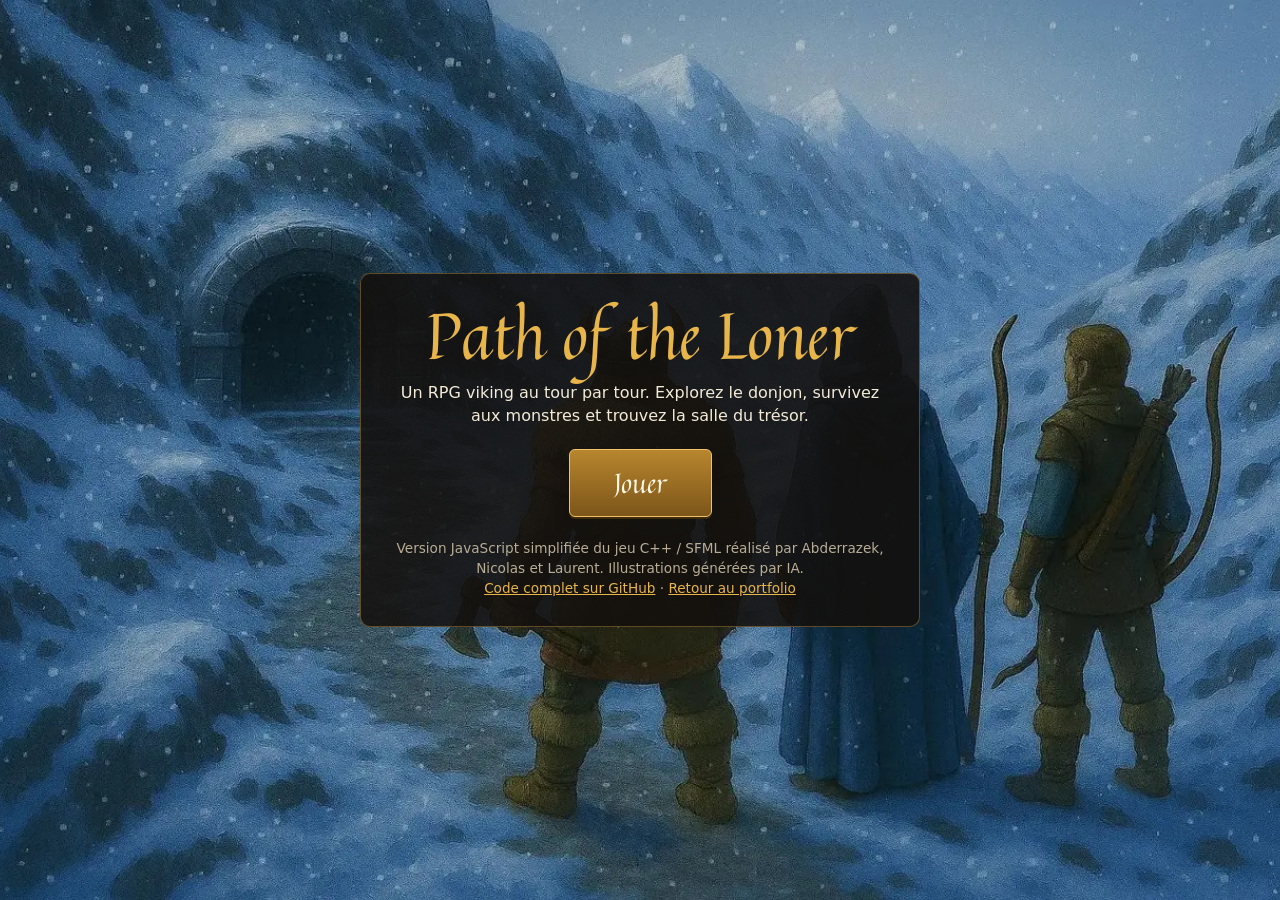
<file: loner/index.html>
<!doctype html>
<html lang="fr">
<head>
<meta charset="UTF-8">
<meta name="viewport" content="width=device-width, initial-scale=1">
<title>Path of the Loner – démo jouable</title>
<meta name="description" content="Version JavaScript jouable du jeu Path of the Loner, RPG viking développé en C++ avec SFML.">
<link rel="icon" href="../favicon.svg" type="image/svg+xml">
<link rel="stylesheet" href="style.css">
</head>
<body>

<!-- Écran titre -->
<section id="screen-title" class="screen bg" style="--bg:url(img/accueil_start.webp)">
  <div class="title-box">
    <h1>Path of the Loner</h1>
    <p class="tagline">Un RPG viking au tour par tour. Explorez le donjon, survivez aux monstres et trouvez la salle du trésor.</p>
    <button class="btn big" id="btn-start">Jouer</button>
    <p class="note">Version JavaScript simplifiée du jeu C++ / SFML réalisé par Abderrazek, Nicolas et Laurent. Illustrations générées par IA.<br>
      <a href="https://github.com/NicolasJUMEAU/cpp-path-of-the-loner" target="_blank" rel="noopener">Code complet sur GitHub</a> · <a href="../#loner">Retour au portfolio</a></p>
  </div>
</section>

<!-- Choix du héros -->
<section id="screen-heroes" class="screen bg" style="--bg:url(img/accueil_pve.webp)" hidden>
  <div class="heroes-box">
    <h2>Choisissez votre héros</h2>
    <div class="hero-list" id="hero-list"></div>
    <button class="btn ghost" id="btn-back">← Retour</button>
  </div>
</section>

<!-- Jeu -->
<section id="screen-game" class="screen" hidden>
  <div class="game">
    <div class="stage-wrap">
      <div class="stage" id="stage">
        <div class="room-label" id="room-label"></div>
        <div class="fighter hero-side" id="hero-side">
          <div class="bar"><span class="fill" id="hero-bar"></span><b id="hero-bar-txt"></b></div>
          <div class="sprite hero-sprite" id="hero-sprite"></div>
        </div>
        <div class="fighter enemy-side" id="enemy-side" hidden>
          <div class="bar"><span class="fill" id="enemy-bar"></span><b id="enemy-bar-txt"></b></div>
          <div class="enemy-name" id="enemy-name"></div>
          <img class="sprite enemy-sprite" id="enemy-img" alt="">
        </div>
        <img class="merchant-img" id="merchant-img" src="img/marchand.webp" alt="Le marchand" hidden>
        <button class="door door-up" data-dir="up" aria-label="Aller au nord">▲</button>
        <button class="door door-down" data-dir="down" aria-label="Aller au sud">▼</button>
        <button class="door door-left" data-dir="left" aria-label="Aller à l'ouest">◀</button>
        <button class="door door-right" data-dir="right" aria-label="Aller à l'est">▶</button>
      </div>
      <div class="actions" id="actions"></div>
    </div>

    <aside class="panel">
      <div class="card">
        <h3>Carte du donjon</h3>
        <div class="map" id="map"></div>
        <ul class="legend">
          <li><i style="background:#b33e3e"></i>Monstre</li>
          <li><i style="background:#802828"></i>Élite</li>
          <li><i style="background:#5c2020"></i>Boss</li>
          <li><i style="background:#255e38"></i>Marchand</li>
          <li><i style="background:#ffdb4a"></i>Trésor</li>
          <li><i style="background:#646464"></i>Vaincu</li>
        </ul>
      </div>
      <div class="card">
        <h3 id="hero-title"></h3>
        <dl class="stats" id="stats"></dl>
      </div>
      <div class="card log-card">
        <h3>Journal</h3>
        <ol class="log" id="log"></ol>
      </div>
      <p class="help">Clavier : flèches ou ZQSD pour se déplacer, Espace pour attaquer, F pour fuir.</p>
    </aside>
  </div>
</section>

<!-- Fin de partie -->
<div class="overlay" id="overlay" hidden>
  <div class="modal">
    <img id="end-img" alt="">
    <h2 id="end-title"></h2>
    <p id="end-text"></p>
    <div class="modal-actions">
      <button class="btn" id="btn-replay">Rejouer</button>
      <a class="btn ghost" href="../#loner">Retour au portfolio</a>
    </div>
  </div>
</div>

<script src="game.js"></script>
</body>
</html>
</file>
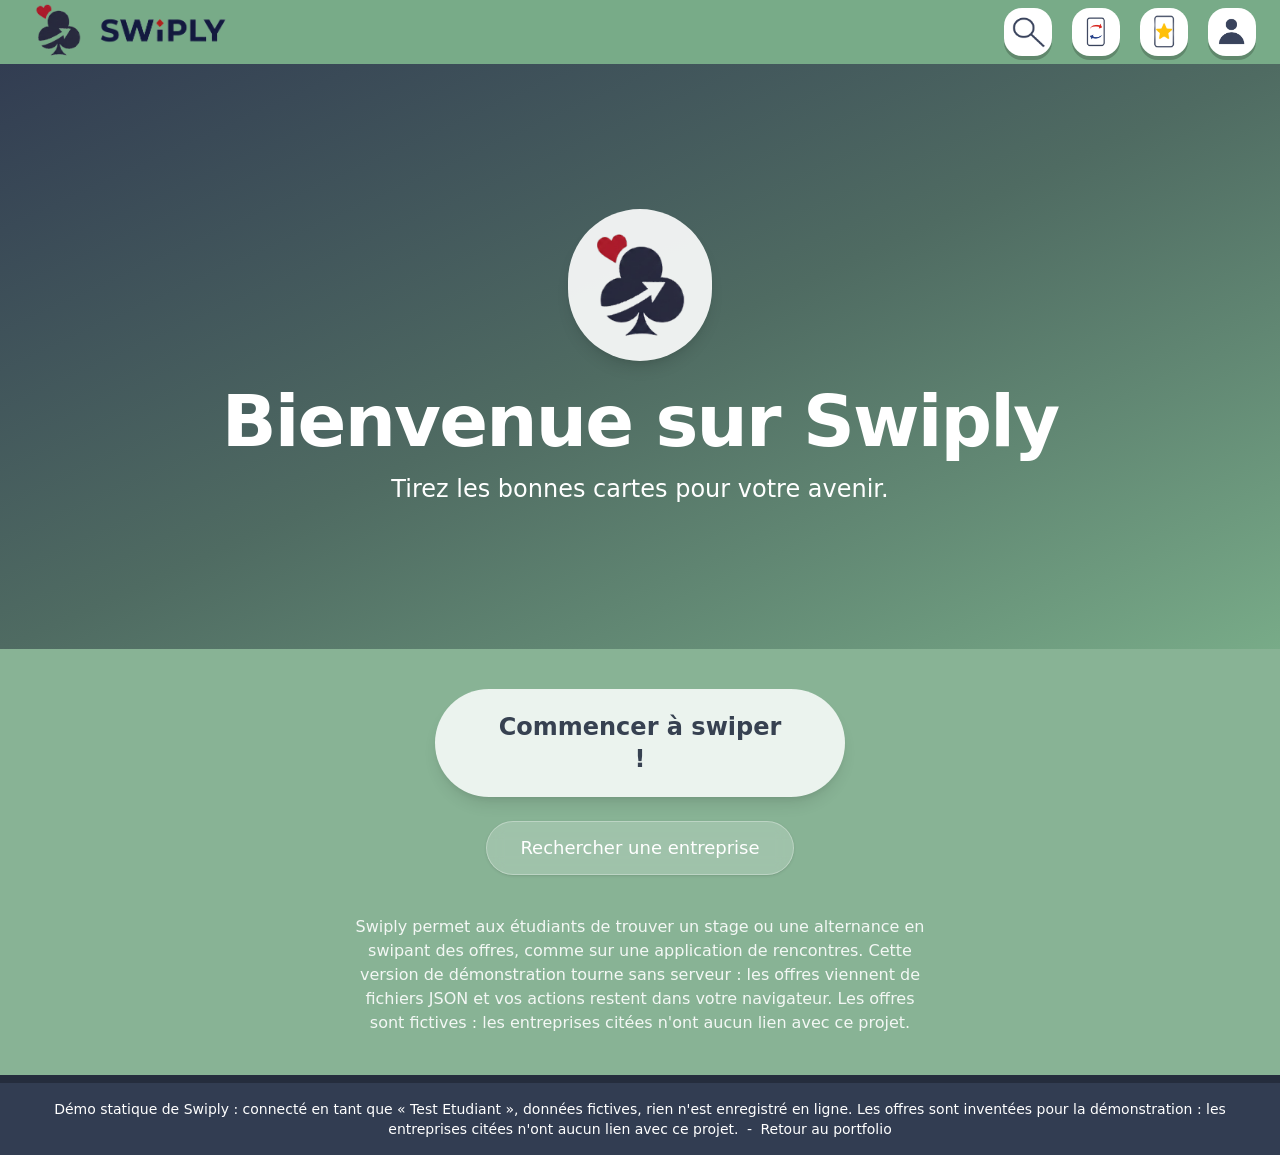
<file: swiply/index.html>
<!doctype html>
<html lang="fr">
<head>
    <meta charset="UTF-8">
    <meta name="viewport" content="width=device-width, initial-scale=1.0">
    <title>Accueil – Swiply (démo)</title>
    <link rel="icon" href="images/logos/logo.png">
    <link rel="stylesheet" href="css/app.css">
    <link rel="stylesheet" href="css/tailwind.css">
    <script src="js/db.js"></script>
</head>
<body class="flex flex-col min-h-screen">
<div class="flex flex-col flex-1 pt-16 bg-[#88B395] w-full">
    <section class="relative w-full h-[50vh] md:h-[65vh] overflow-hidden flex-shrink-0 bg-gradient-to-br from-[#323D52] via-[#4f6b62] to-[#78AB88]">
        <div class="absolute inset-0 flex flex-col items-center justify-center text-white text-center px-4">
            <div class="bg-white/90 rounded-full p-5 mb-6 shadow-lg"><img src="images/logos/logo.png" alt="" class="h-20 md:h-28 w-auto"></div>
            <h1 class="text-4xl md:text-6xl lg:text-7xl font-extrabold tracking-tight">Bienvenue sur Swiply</h1>
            <p class="text-xl md:text-2xl mt-4 font-light">Tirez les bonnes cartes pour votre avenir.</p>
        </div>
    </section>
    <main class="flex-grow flex flex-col items-center justify-center gap-6 py-10 px-6">
        <a href="swipe.html" class="main-btn w-full sm:w-2/3 md:w-1/2 lg:w-1/3 max-w-lg text-center text-xl md:text-2xl py-4 md:py-5 rounded-full shadow-lg">
            Commencer à swiper !
        </a>
        <a href="recherche.html" class="w-full sm:w-1/2 md:w-1/3 lg:w-1/4 max-w-sm text-center text-base md:text-lg py-2 md:py-3 rounded-full bg-white/20 text-white font-medium hover:bg-white/30 backdrop-blur-sm transition-all shadow-sm border border-white/30">
            Rechercher une entreprise
        </a>
        <p class="max-w-xl text-center text-white/90 text-sm md:text-base mt-4">
            Swiply permet aux étudiants de trouver un stage ou une alternance en swipant des offres, comme sur une application de rencontres.
            Cette version de démonstration tourne sans serveur : les offres viennent de fichiers JSON et vos actions restent dans votre navigateur. Les offres sont fictives : les entreprises citées n'ont aucun lien avec ce projet.
        </p>
    </main>
</div>
<script src="js/layout.js"></script>
</body>
</html>
</file>
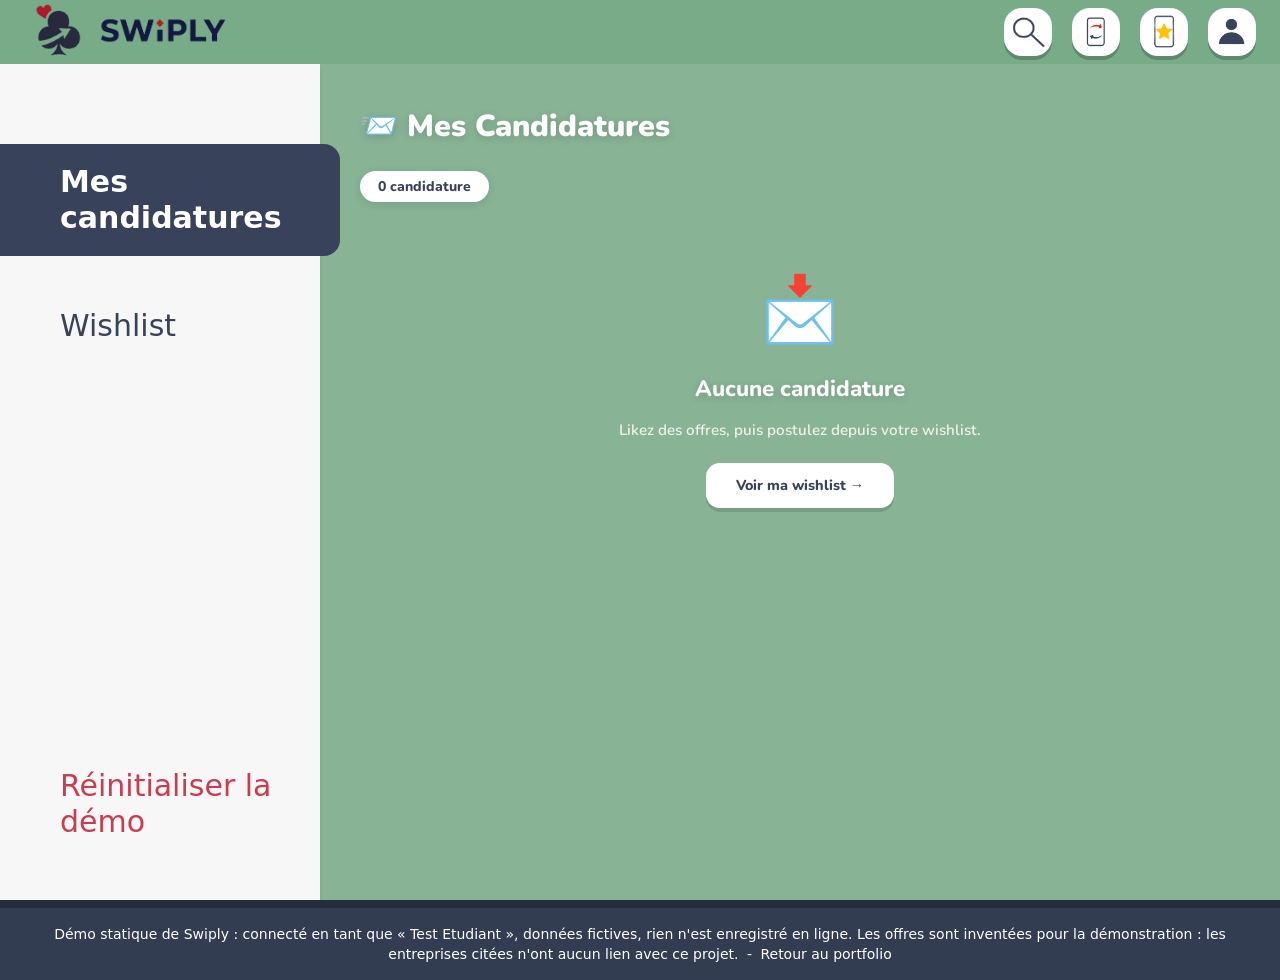
<file: swiply/candidatures.html>
<!doctype html>
<html lang="fr">
<head>
    <meta charset="UTF-8">
    <meta name="viewport" content="width=device-width, initial-scale=1.0">
    <title>Mes candidatures – Swiply (démo)</title>
    <link rel="icon" href="images/logos/logo.png">
    <link rel="stylesheet" href="css/app.css">
    <link rel="stylesheet" href="css/tailwind.css">
    <script src="js/db.js"></script>
</head>
<body class="flex flex-col min-h-screen">
<div class="flex min-h-screen pt-16 bg-[#88B395]">
    <div id="sidebar"></div>
    <main class="flex-1 ml-0 md:ml-[280px] lg:ml-[25%] p-5 md:p-10 min-h-[calc(100vh-4rem)]">
        <div class="swipe-wishlist-container">
            <div class="wishlist-header">
                <h1 class="wishlist-title">📨 Mes Candidatures</h1>
                <br>
                <span class="wishlist-count" id="wishlistCount"></span>
            </div>
            <br>
            <div class="wishlist-grid" id="wishlistGrid"></div>
            <div id="modal"></div>
            <div id="toast"></div>
        </div>
    </main>
</div>
<script src="js/layout.js"></script>
<script>
    document.getElementById('sidebar').outerHTML = studentSidebar('applications');

    // Pas d'entreprise réelle pour répondre : au bout d'une minute, la démo simule une réponse.
    function status(app) {
        if (Date.now() - app.at < 60000) return null;
        return [null, true, false][app.offer_id % 3];
    }
    const BADGES = {
        null: '<span class="status-badge status-pending">En attente</span>',
        true: '<span class="status-badge status-accepted">Acceptée</span>',
        false: '<span class="status-badge status-rejected">Refusée</span>',
    };

    function render() {
        const apps = SwiplyDB.applications();
        document.getElementById('wishlistCount').textContent = `${apps.length} candidature${apps.length > 1 ? 's' : ''}`;
        const grid = document.getElementById('wishlistGrid');
        if (!apps.length) {
            grid.innerHTML = `
                <div class="empty-state">
                    <div class="empty-icon">📩</div>
                    <p class="empty-title">Aucune candidature</p>
                    <p class="empty-sub">Likez des offres, puis postulez depuis votre wishlist.</p>
                    <a href="wishlist.html" class="btn-go-swipe">Voir ma wishlist →</a>
                </div>`;
            return;
        }
        grid.innerHTML = apps.map(app => {
            const s = status(app);
            return `
            <div class="card-wrap" id="wrap-${app.id}">
                ${s === null ? `<button type="button" class="btn-remove" title="Retirer la candidature" onclick="removeApp(${app.id})">✕</button>` : ''}
                <div class="job-card" onclick="openApp(${app.id})">${miniCardHtml(app.offer, BADGES[s])}</div>
            </div>`;
        }).join('') + `
            <a href="swipe.html" class="add-card"><div class="plus-icon">+</div><span class="add-label">Postuler encore</span></a>`;
    }

    function openApp(id) {
        const app = SwiplyDB.applications().find(a => a.id === id);
        openModalWith(app.offer);
        document.getElementById('modalActions').innerHTML = `
            <div class="modal-section" style="margin-top:0">
                <div class="modal-section-title">Ma candidature</div>
                <p class="modal-description-text">${BADGES[status(app)]} &nbsp;CV envoyé : ${esc(app.cv?.name || 'CV inconnu')}</p>
            </div>`;
    }

    function removeApp(id) {
        const wrap = document.getElementById('wrap-' + id);
        wrap.style.transition = 'opacity 0.3s, transform 0.3s';
        wrap.style.opacity = '0';
        wrap.style.transform = 'scale(0.88)';
        SwiplyDB.removeApplication(id);
        showToast('✓ Candidature retirée');
        setTimeout(render, 320);
    }

    SwiplyDB.load().then(() => {
        document.getElementById('modal').outerHTML = modalHtml();
        render();
    });
</script>
</body>
</html>
</file>
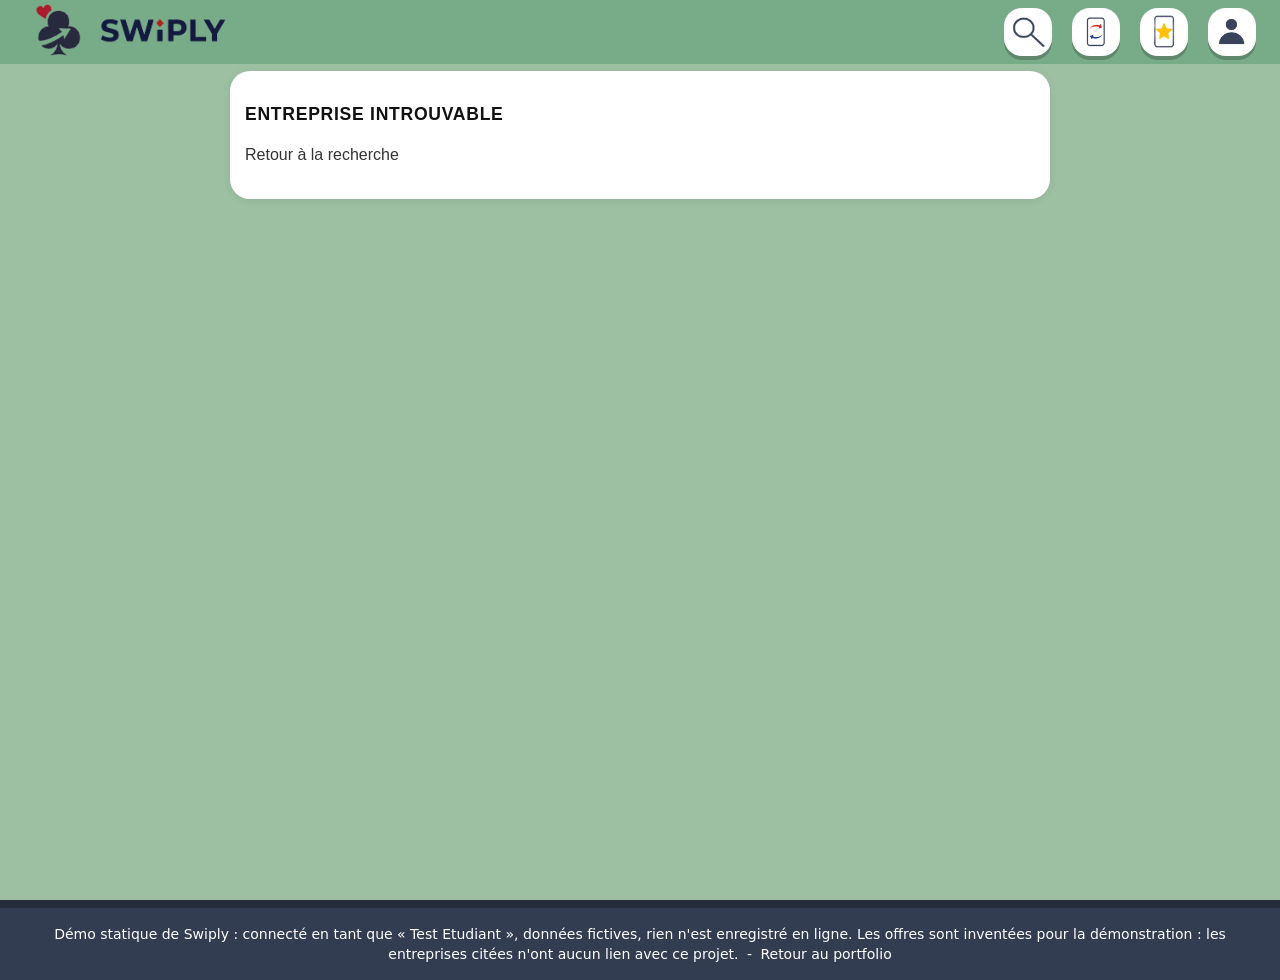
<file: swiply/entreprise.html>
<!doctype html>
<html lang="fr">
<head>
    <meta charset="UTF-8">
    <meta name="viewport" content="width=device-width, initial-scale=1.0">
    <title>Profil entreprise – Swiply (démo)</title>
    <link rel="icon" href="images/logos/logo.png">
    <link rel="stylesheet" href="css/app.css">
    <link rel="stylesheet" href="css/tailwind.css">
    <script src="js/db.js"></script>
</head>
<body class="flex flex-col min-h-screen">
<div class="page-bg profil-search pt-24">
    <div class="swiply-wrapper" id="profile"></div>
</div>
<div id="modal"></div>
<div id="toast"></div>
<script src="js/layout.js"></script>
<script>
    const id = Number(new URLSearchParams(location.search).get('id'));
    let currentOffer = null;

    function stars(n) {
        return [1, 2, 3, 4, 5].map(i => `<span class="${i <= Math.round(n) ? '' : 'empty'}">★</span>`).join('');
    }

    function render(company) {
        const offers = SwiplyDB.companyOffers(id);
        const city = SwiplyDB.city(company.cities_id)?.name || 'Ville non renseignée';
        const mine = SwiplyDB.userRating(id);
        document.title = `${company.company_name} – Swiply (démo)`;
        document.getElementById('profile').innerHTML = `
            <div class="profil-header">
                <div class="brand-section">
                    <div class="avatar-circle"><svg fill="currentColor" viewBox="0 0 24 24"><path d="M12 12c2.21 0 4-1.79 4-4s-1.79-4-4-4-4 1.79-4 4 1.79 4 4 4zm0 2c-2.67 0-8 1.34-8 4v2h16v-2c0-2.66-5.33-4-8-4z"/></svg></div>
                    <div>
                        <h1 class="company-name">${esc(company.company_name)}</h1>
                        <p class="company-city">${esc(city)}</p>
                    </div>
                </div>
                <div class="rating-block">
                    <p class="rating-title">Noter l'entreprise</p>
                    <form id="rateForm">
                        <div class="stars-input">
                            ${[5, 4, 3, 2, 1].map(i => `<label><input type="radio" name="score" value="${i}" ${mine === i ? 'checked' : ''}> ★</label>`).join('')}
                        </div>
                        <button type="submit" class="btn-rate">${mine ? 'Modifier ma note' : 'Noter'}</button>
                    </form>
                </div>
            </div>
            <div class="info-grid">
                <div class="info-tile"><span class="tile-icon">🏢</span><p class="tile-label">Siège de l'entreprise</p><p class="tile-value">${esc(city)}</p></div>
                <div class="info-tile"><span class="tile-icon">📧</span><p class="tile-label">Email de contact</p><p class="tile-value" style="font-size:0.85rem;">${esc(company.email || '—')}</p></div>
                <div class="info-tile"><span class="tile-icon">📞</span><p class="tile-label">Téléphone</p><p class="tile-value">${esc(company.phone_number || '—')}</p></div>
                <div class="info-tile"><div class="tile-stars">${stars(company.rating || 0)}</div><p class="tile-label">Note moyenne</p><p class="tile-value">${(company.rating || 0).toFixed(1)} / 5</p></div>
                <div class="info-tile"><span class="tile-icon">💼</span><p class="tile-label">Offres disponibles</p><p class="tile-value">${offers.length}</p></div>
                <div class="info-tile"><span class="tile-icon">🌐</span><p class="tile-label">Réseaux sociaux</p><p class="tile-value">—</p></div>
            </div>
            <div class="presentation-block">
                <h3>Présentation</h3>
                <p>${esc(company.company_description || 'Aucune description.')}</p>
            </div>
            <div class="presentation-block">
                <h3>Offres disponibles (${offers.length})</h3>
                <div class="wishlist-grid">
                    ${offers.length ? offers.map(o => `<div class="card-wrap"><div class="job-card" onclick="openOffer(${o.id})">${miniCardHtml(o)}</div></div>`).join('')
                                    : '<p style="text-align:center;width:100%;color:#666;padding:20px;">Aucune offre n\'est publiée pour le moment.</p>'}
                </div>
            </div>`;
        document.getElementById('rateForm').addEventListener('submit', e => {
            e.preventDefault();
            const score = Number(new FormData(e.target).get('score'));
            if (!score) return showToast('Choisissez une note');
            SwiplyDB.rate(id, score);
            showToast(`Merci ! Note de ${score}/5 enregistrée.`);
            e.target.querySelector('.btn-rate').textContent = 'Modifier ma note';
        });
    }

    function openOffer(offerId) {
        currentOffer = offerId;
        openModalWith(SwiplyDB.offer(offerId));
        const btn = document.getElementById('btnWishlist');
        const inWish = SwiplyDB.isWishlisted(offerId);
        btn.classList.toggle('already-in', inWish);
        btn.disabled = inWish;
        btn.innerHTML = inWish ? '✓ Déjà dans ma wishlist' : '❤️ Ajouter à ma wishlist';
    }

    SwiplyDB.load().then(() => {
        const company = SwiplyDB.user(id);
        if (!company || company.role_id !== 4) {
            document.getElementById('profile').innerHTML = '<div class="presentation-block"><h3>Entreprise introuvable</h3><p><a href="recherche.html">Retour à la recherche</a></p></div>';
            return;
        }
        document.getElementById('modal').outerHTML = modalHtml(`
            <div class="modal-actions">
                <button type="button" id="btnWishlist" class="btn-wishlist-add">❤️ Ajouter à ma wishlist</button>
                <button type="button" class="btn-modal-close" onclick="closeModal()">Fermer</button>
            </div>`);
        document.getElementById('btnWishlist').addEventListener('click', () => {
            SwiplyDB.addToWishlist(currentOffer);
            openOffer(currentOffer);
            showToast('❤️ Offre ajoutée à votre wishlist');
        });
        render(company);
    });
</script>
</body>
</html>
</file>
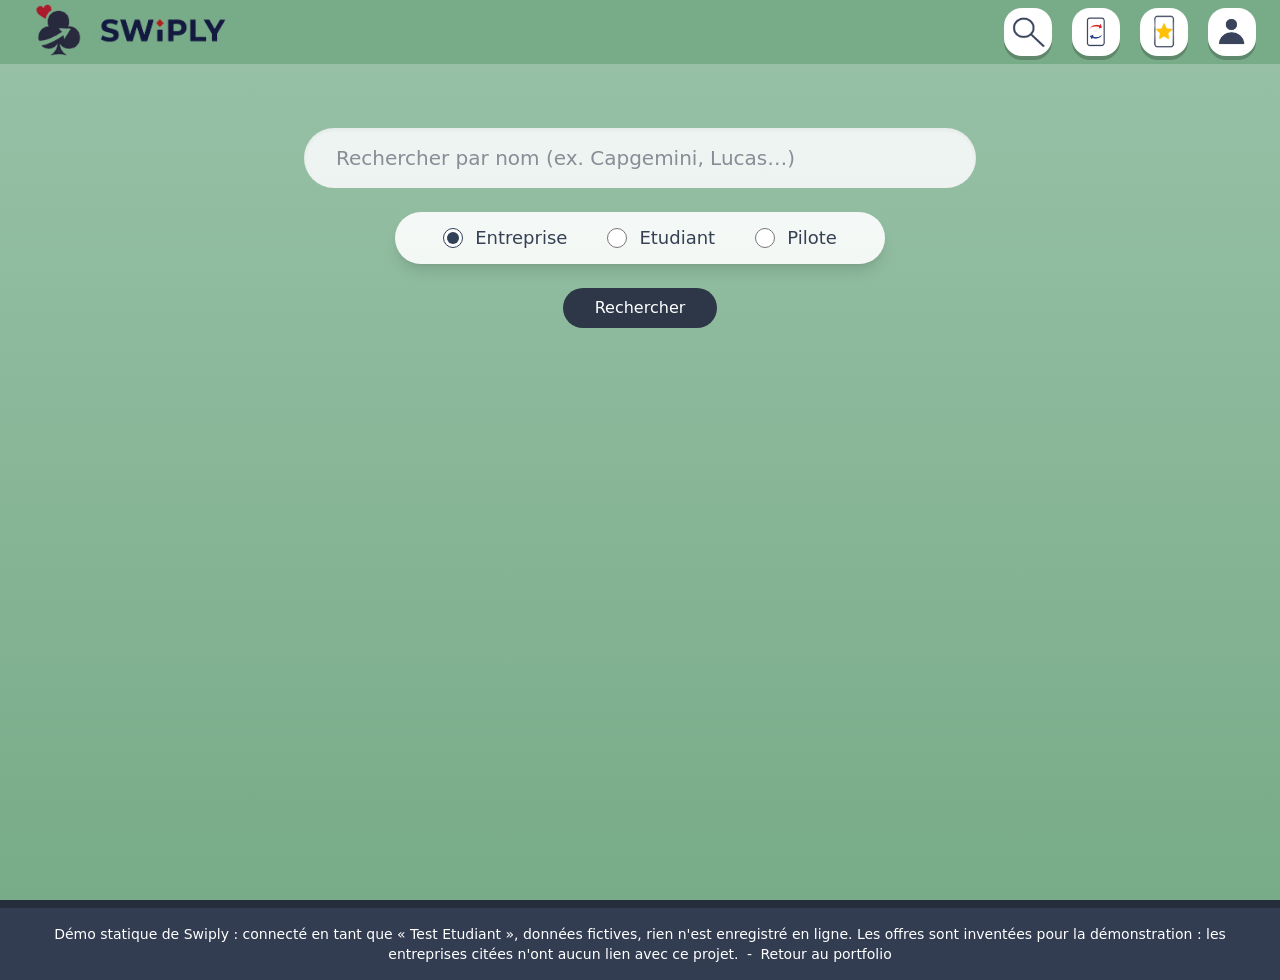
<file: swiply/recherche.html>
<!doctype html>
<html lang="fr">
<head>
    <meta charset="UTF-8">
    <meta name="viewport" content="width=device-width, initial-scale=1.0">
    <title>Recherche – Swiply (démo)</title>
    <link rel="icon" href="images/logos/logo.png">
    <link rel="stylesheet" href="css/app.css">
    <link rel="stylesheet" href="css/tailwind.css">
    <script src="js/db.js"></script>
</head>
<body class="flex flex-col min-h-screen">
<div class="flex flex-col bg-gradient-to-b from-[#99C2A8] to-[#78AB88] min-h-screen">
    <main class="flex-grow flex flex-col items-center pt-32 px-4 md:px-8 pb-20">
        <form id="searchForm" class="w-full max-w-2xl flex flex-col items-center">
            <div class="w-full">
                <input type="text" name="query" id="query" placeholder="Rechercher par nom (ex. Capgemini, Lucas…)"
                       class="w-full py-4 px-8 rounded-full shadow-inner bg-gray-50/90 text-gray-800 text-xl border-none focus:ring-2 focus:ring-white/50">
            </div>
            <div class="mt-6 bg-white/90 px-6 md:px-12 py-3 rounded-full shadow-lg flex flex-wrap justify-center gap-x-10 gap-y-2">
                <label class="flex items-center space-x-3 cursor-pointer"><input type="radio" name="type" value="company" class="w-5 h-5 accent-slate-700" checked><span class="text-lg text-gray-700 font-medium">Entreprise</span></label>
                <label class="flex items-center space-x-3 cursor-pointer"><input type="radio" name="type" value="student" class="w-5 h-5 accent-slate-700"><span class="text-lg text-gray-700 font-medium">Etudiant</span></label>
                <label class="flex items-center space-x-3 cursor-pointer"><input type="radio" name="type" value="pilote" class="w-5 h-5 accent-slate-700"><span class="text-lg text-gray-700 font-medium">Pilote</span></label>
            </div>
            <button type="submit" class="mt-6 px-8 py-2 bg-[#2D3748] text-white rounded-full">Rechercher</button>
        </form>

        <div class="w-full max-w-6xl mt-10" id="countWrap" hidden>
            <div class="inline-block bg-white/90 px-8 py-2 rounded-2xl shadow-md border border-white/20">
                <span class="text-gray-600 text-lg italic" id="count"></span>
            </div>
        </div>
        <div class="w-full max-w-7xl mt-8 grid grid-cols-1 md:grid-cols-2 lg:grid-cols-3 gap-10" id="results"></div>
    </main>
</div>
<script src="js/layout.js"></script>
<script>
    const form = document.getElementById('searchForm');
    const params = new URLSearchParams(location.search);
    form.query.value = params.get('query') || '';
    form.querySelector(`input[name=type][value="${params.get('type') || 'company'}"]`)?.click();
    form.querySelectorAll('input[name=type]').forEach(r => r.addEventListener('change', () => form.requestSubmit()));

    const avatar = `<svg class="w-16 h-16 text-[#4B5563]" fill="currentColor" viewBox="0 0 24 24"><path d="M12 12c2.21 0 4-1.79 4-4s-1.79-4-4-4-4 1.79-4 4 1.79 4 4 4zm0 2c-2.67 0-8 1.34-8 4v2h16v-2c0-2.66-5.33-4-8-4z"></path></svg>`;

    function run() {
        const type = form.type.value;
        const results = SwiplyDB.search(form.query.value, type);
        document.getElementById('countWrap').hidden = !form.query.value.trim();
        document.getElementById('count').textContent = `Nombre de résultat : ${results.length}`;
        document.getElementById('results').innerHTML = results.map(u => {
            const name = u.company_name || `${u.first_name} ${u.last_name}`;
            const sub = u.role_id === 4 ? (SwiplyDB.city(u.cities_id)?.name || '') : (SwiplyDB.school(u.schools_id)?.name || '');
            const inner = `
                <div class="w-20 h-20 md:w-28 md:h-28 bg-[#D1D5DB] rounded-full flex-shrink-0 flex items-center justify-center shadow-inner overflow-hidden">${avatar}</div>
                <div class="min-w-0"><div class="text-2xl md:text-3xl font-normal text-gray-800 truncate">${esc(name)}</div><div class="text-gray-700 truncate">${esc(sub)}</div></div>`;
            const cls = 'block bg-[#A3C9B1] rounded-[50px] p-6 md:p-8 flex items-center gap-6 md:gap-8 shadow-[0_15px_30px_-5px_rgba(0,0,0,0.2)] border-t border-white/30';
            // Seuls les profils entreprise ont une page dans cette démo
            return u.role_id === 4
                ? `<a href="entreprise.html?id=${u.id}" class="${cls} hover:scale-105 transition-transform">${inner}</a>`
                : `<div class="${cls}">${inner}</div>`;
        }).join('');
    }

    form.addEventListener('submit', e => {
        e.preventDefault();
        const p = new URLSearchParams({ query: form.query.value, type: form.type.value });
        history.replaceState(null, '', '?' + p);
        run();
    });
    SwiplyDB.load().then(() => {
        if (!form.query.value) form.query.value = '';
        run();
    });
</script>
</body>
</html>
</file>
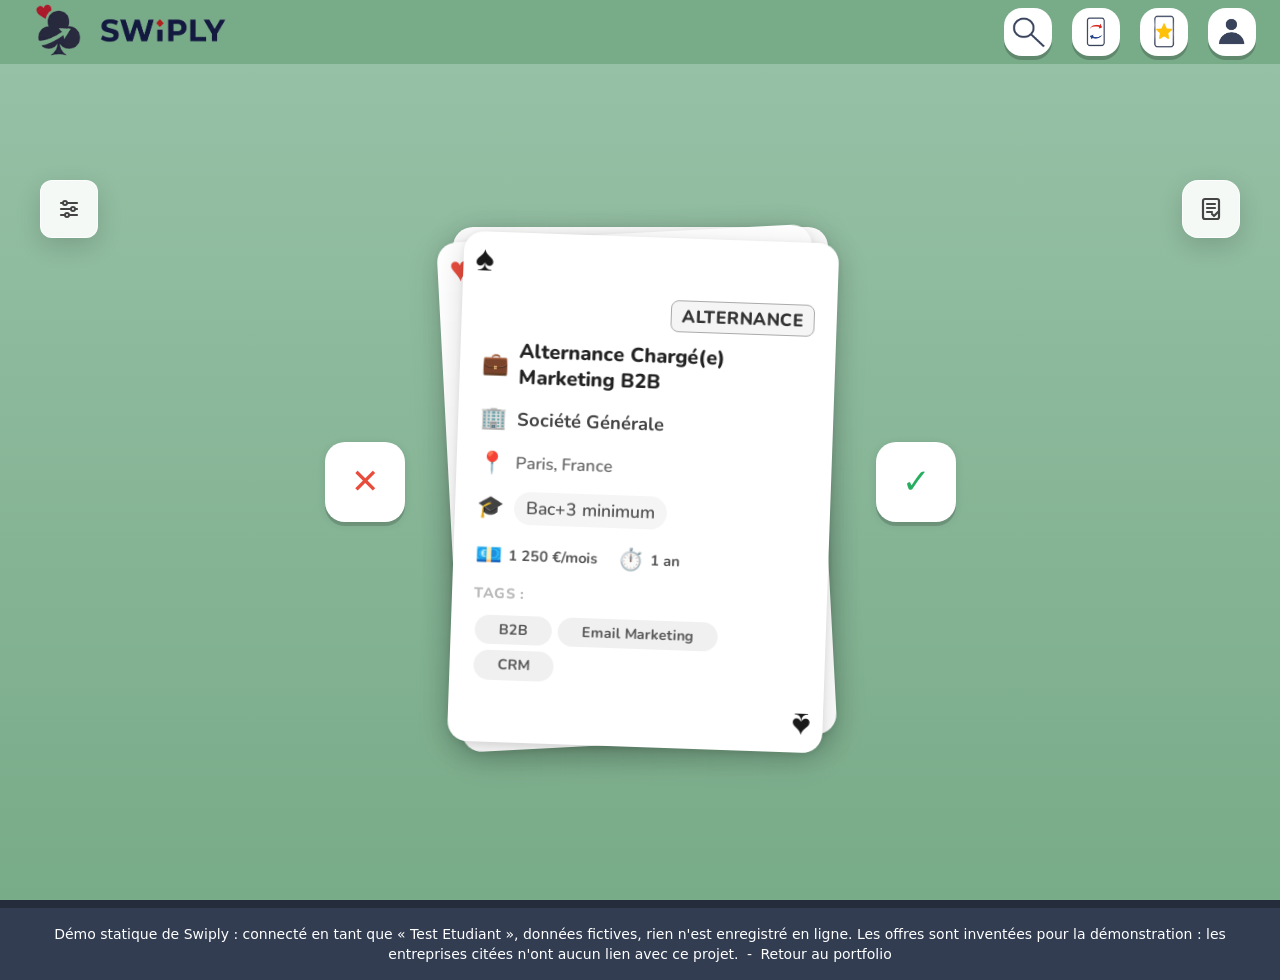
<file: swiply/swipe.html>
<!doctype html>
<html lang="fr">
<head>
    <meta charset="UTF-8">
    <meta name="viewport" content="width=device-width, initial-scale=1.0">
    <title>Swipe – Swiply (démo)</title>
    <link rel="icon" href="images/logos/logo.png">
    <link rel="stylesheet" href="css/app.css">
    <link rel="stylesheet" href="css/tailwind.css">
    <script src="js/db.js"></script>
</head>
<body class="flex flex-col min-h-screen">
<div class="swipe-wishlist-container flex flex-col bg-gradient-to-b from-[#99C2A8] to-[#78AB88] min-h-screen">
    <main class="flex-grow pt-20 pb-4 flex flex-col items-center justify-center gap-8 relative" style="min-height: calc(100vh - 120px);">

        <div class="backdrop" id="backdrop" onclick="closeAllPanels()"></div>
        <div class="toast" id="toast"></div>

        <!-- PANNEAU GAUCHE : FILTRES -->
        <div class="slide-panel left-panel" id="filterPanel">
            <div class="panel-inner">
                <div class="panel-header">
                    <div class="panel-header-left">
                        <svg width="28" height="28" viewBox="0 0 24 24" fill="none" stroke="#323D52" stroke-width="2.2" stroke-linecap="round" stroke-linejoin="round" style="opacity:0.7;">
                            <line x1="4" y1="6" x2="20" y2="6"/><line x1="4" y1="12" x2="20" y2="12"/><line x1="4" y1="18" x2="20" y2="18"/>
                            <circle cx="8" cy="6" r="2" fill="rgba(212,230,217,0.95)" stroke="#323D52" stroke-width="2"/>
                            <circle cx="16" cy="12" r="2" fill="rgba(212,230,217,0.95)" stroke="#323D52" stroke-width="2"/>
                            <circle cx="10" cy="18" r="2" fill="rgba(212,230,217,0.95)" stroke="#323D52" stroke-width="2"/>
                        </svg>
                        <h2 class="panel-title">Filtres</h2>
                    </div>
                    <button class="panel-close-btn" onclick="closeAllPanels()">&times;</button>
                </div>
                <div class="panel-divider"></div>

                <div class="filter-group">
                    <label class="filter-label" for="f-type">Type de contrat</label>
                    <select class="filter-select" id="f-type">
                        <option value="">Tous (Stage & Alternance)</option>
                        <option>Stage</option>
                        <option>Alternance</option>
                    </select>
                </div>

                <div class="filter-group">
                    <label class="filter-label" for="f-city">Localisation</label>
                    <select class="filter-select" id="f-city"><option value="">Toutes les villes</option></select>
                </div>

                <div class="filter-group">
                    <label class="filter-label">Compétences / Tags</label>
                    <input type="text" id="tag-search" class="filter-input" placeholder="Rechercher un tag…" oninput="filterTags(this.value)" style="margin-bottom: 10px;">
                    <div id="tag-counter" style="font-size:0.72rem;font-weight:700;color:#78AB88;margin-bottom:8px;min-height:1em;"></div>
                    <div class="filter-tag-grid" id="filter-tag-grid"></div>
                    <button type="button" id="show-more-filter-tags" onclick="toggleFilterTags()"
                            style="margin-top: 10px; background: none; border: none; color: #78AB88; font-weight: 700; cursor: pointer; font-size: 0.85rem;">
                        Afficher plus
                    </button>
                    <p id="tag-no-result" style="display:none;font-size:0.82rem;color:#999;font-weight:600;margin-top:6px;">Aucun tag trouvé pour cette recherche.</p>
                </div>

                <button class="apply-btn" onclick="applyFilters()">Appliquer les filtres</button>
            </div>
        </div>

        <!-- PANNEAU DROIT : INFOS -->
        <div class="slide-panel right-panel" id="infoPanel">
            <div class="panel-inner">
                <div class="panel-header">
                    <div class="panel-header-left">
                        <svg width="28" height="28" viewBox="0 0 24 24" fill="none" stroke="#323D52" stroke-width="2.2" stroke-linecap="round" stroke-linejoin="round" style="opacity:0.7;">
                            <rect x="4" y="2" width="16" height="20" rx="2"/><line x1="8" y1="7" x2="16" y2="7"/><line x1="8" y1="11" x2="16" y2="11"/><line x1="8" y1="15" x2="13" y2="15"/><polyline points="13 17 15 19 19 15"/>
                        </svg>
                        <h2 class="panel-title">Description</h2>
                    </div>
                    <button class="panel-close-btn" onclick="closeAllPanels()">&times;</button>
                </div>
                <div class="panel-divider"></div>
                <div id="infoPanelContent"></div>
            </div>
        </div>

        <!-- AUCUNE OFFRE (filtres trop restrictifs) -->
        <div class="empty-state" id="noOffers" style="display:none;">
            <div class="empty-icon">🔍</div>
            <h2 class="empty-title">Aucune offre disponible</h2>
            <p class="empty-sub" id="noOffersText"></p>
            <a href="swipe.html" class="empty-btn" id="noOffersReset">Voir toutes les offres</a>
            <button class="empty-btn" onclick="openPanel('filter')">Modifier les filtres</button>
        </div>

        <div id="swipeUi" style="display:contents;">
            <button class="panel-tab-btn left" id="btnFilterTab" onclick="openPanel('filter')" title="Filtres">
                <svg width="24" height="24" viewBox="0 0 24 24" fill="none" stroke="#444" stroke-width="2.2" stroke-linecap="round" stroke-linejoin="round">
                    <line x1="4" y1="6" x2="20" y2="6"/><line x1="4" y1="12" x2="20" y2="12"/><line x1="4" y1="18" x2="20" y2="18"/>
                    <circle cx="8" cy="6" r="2" fill="white" stroke="#444" stroke-width="2"/><circle cx="16" cy="12" r="2" fill="white" stroke="#444" stroke-width="2"/><circle cx="10" cy="18" r="2" fill="white" stroke="#444" stroke-width="2"/>
                </svg>
            </button>
            <button class="panel-tab-btn right" id="btnInfoTab" onclick="openPanel('info')" title="Détails">
                <svg width="24" height="24" viewBox="0 0 24 24" fill="none" stroke="#444" stroke-width="2.2" stroke-linecap="round" stroke-linejoin="round">
                    <rect x="4" y="2" width="16" height="20" rx="2"/><line x1="8" y1="7" x2="16" y2="7"/><line x1="8" y1="11" x2="16" y2="11"/><line x1="8" y1="15" x2="13" y2="15"/><polyline points="13 17 15 19 19 15"/>
                </svg>
            </button>

            <div id="cardArea" class="flex flex-col items-center" style="position:relative;z-index:5;">
                <div class="hidden lg:flex items-center gap-12">
                    <button class="action-btn reject" id="btnReject" onclick="swipeCard('left')" title="Passer">✕</button>
                    <div class="card-stack" id="cardStack"></div>
                    <button class="action-btn accept" id="btnAccept" onclick="swipeCard('right')" title="Liker">✓</button>
                </div>
                <div class="lg:hidden">
                    <div class="card-stack" id="cardStackMobile"></div>
                </div>
                <div class="mobile-actions lg:hidden mt-5">
                    <button class="action-btn reject" id="btnRejectMobile" onclick="swipeCard('left')" title="Passer">✕</button>
                    <button class="action-btn accept" id="btnAcceptMobile" onclick="swipeCard('right')" title="Liker">✓</button>
                </div>
            </div>
        </div>

        <!-- ÉTAT VIDE APRÈS AVOIR TOUT VU -->
        <div class="empty-state" id="emptyState" style="display:none;">
            <div class="empty-icon">🎉</div>
            <h2 class="empty-title">Vous avez tout vu !</h2>
            <p class="empty-sub">Vous avez parcouru toutes les offres disponibles.<br>Modifiez vos filtres ou réinitialisez la démo pour recommencer.</p>
            <button class="empty-btn" onclick="openPanel('filter')">Modifier les filtres</button>
            <a href="wishlist.html" class="empty-btn">Voir mes likes ❤️</a>
            <button class="empty-btn" data-reset-demo>Réinitialiser la démo</button>
        </div>
    </main>
</div>
<script src="js/layout.js"></script>
<script>
    const params = new URLSearchParams(location.search);
    const filters = {
        type: params.get('type') || '',
        cityId: params.get('city_id') || '',
        tagIds: params.getAll('tags[]').map(Number),
    };
    const hasFilters = filters.type || filters.cityId || filters.tagIds.length;
    let jobs = [];

    // ── Panneaux ──
    function openPanel(type) {
        closeAllPanels();
        const cardArea = document.getElementById('cardArea');
        if (type === 'filter') {
            document.getElementById('filterPanel').classList.add('open');
            cardArea.classList.add('shift-right');
            document.getElementById('btnFilterTab').classList.add('hidden-btn');
        } else {
            fillInfoPanel();
            document.getElementById('infoPanel').classList.add('open');
            cardArea.classList.add('shift-left');
            document.getElementById('btnInfoTab').classList.add('hidden-btn');
        }
        document.getElementById('backdrop').classList.add('visible');
    }
    function closeAllPanels() {
        ['filterPanel', 'infoPanel'].forEach(id => document.getElementById(id).classList.remove('open'));
        document.getElementById('backdrop').classList.remove('visible');
        document.getElementById('cardArea').classList.remove('shift-right', 'shift-left');
        document.getElementById('btnFilterTab').classList.remove('hidden-btn');
        document.getElementById('btnInfoTab').classList.remove('hidden-btn');
    }

    // ── Filtres ──
    function buildFilters() {
        document.getElementById('f-type').value = filters.type;
        const citySel = document.getElementById('f-city');
        SwiplyDB.cities().forEach(c => citySel.add(new Option(c.name, c.id, false, String(c.id) === filters.cityId)));
        const grid = document.getElementById('filter-tag-grid');
        grid.innerHTML = SwiplyDB.tags().map((t, i) => {
            const active = filters.tagIds.includes(t.id);
            return `<span class="filter-tag ${active ? 'active' : ''}" data-tag-id="${t.id}" data-tag-name="${esc(t.name.toLowerCase())}"
                          onclick="toggleTag(this)" style="${i >= 12 && !active ? 'display:none;' : ''}">${esc(t.name)}</span>`;
        }).join('');
        updateTagCounter();
    }
    function toggleTag(el) { el.classList.toggle('active'); updateTagCounter(); }
    function filterTags(query) {
        const q = query.trim().toLowerCase();
        let visible = 0;
        document.querySelectorAll('#filter-tag-grid .filter-tag').forEach(tag => {
            const match = !q || tag.dataset.tagName.includes(q);
            tag.style.display = match ? '' : 'none';
            if (match) visible++;
        });
        document.getElementById('tag-no-result').style.display = visible === 0 ? 'block' : 'none';
        updateTagCounter();
    }
    function updateTagCounter() {
        const n = document.querySelectorAll('#filter-tag-grid .filter-tag.active').length;
        document.getElementById('tag-counter').textContent = n > 0 ? `${n} tag${n > 1 ? 's' : ''} sélectionné${n > 1 ? 's' : ''}` : '';
    }
    let filterTagsExpanded = false;
    function toggleFilterTags() {
        filterTagsExpanded = !filterTagsExpanded;
        document.querySelectorAll('#filter-tag-grid .filter-tag').forEach((tag, i) => {
            if (i >= 12 && !tag.classList.contains('active')) tag.style.display = filterTagsExpanded ? '' : 'none';
        });
        document.getElementById('show-more-filter-tags').textContent = filterTagsExpanded ? 'Afficher moins' : 'Afficher plus';
    }
    function applyFilters() {
        const p = new URLSearchParams();
        const type = document.getElementById('f-type').value;
        const cityId = document.getElementById('f-city').value;
        if (type) p.set('type', type);
        if (cityId) p.set('city_id', cityId);
        document.querySelectorAll('.filter-tag.active[data-tag-id]').forEach(t => p.append('tags[]', t.dataset.tagId));
        location.href = 'swipe.html' + (p.toString() ? '?' + p : '');
    }

    // ── Cartes ──
    let currentIndex = 0, isDragging = false, startX = 0, startY = 0, currentX = 0;

    function getActiveStack() {
        return document.getElementById(window.innerWidth < 1024 ? 'cardStackMobile' : 'cardStack');
    }
    function renderCards() {
        document.getElementById('cardStack').innerHTML = '';
        document.getElementById('cardStackMobile').innerHTML = '';
        const stack = getActiveStack();
        const visible = jobs.slice(currentIndex, currentIndex + 3);
        if (!visible.length) { showFinalEmpty(); return; }
        [...visible].reverse().forEach((job, ri) => stack.appendChild(buildCard(job, ri === visible.length - 1)));
    }
    let resizeTimer;
    window.addEventListener('resize', () => { clearTimeout(resizeTimer); resizeTimer = setTimeout(renderCards, 200); });

    function buildCard(job, isTop) {
        const card = document.createElement('div');
        card.className = 'job-card' + (isTop ? ' top-card' : '');
        card.dataset.jobId = job.id;
        const shown = job.tags.slice(0, 3).map(t => `<span class="tag">${esc(t)}</span>`).join('');
        const more = job.tags.length > 3 ? `<span class="tag tag-more">…</span>` : '';
        card.innerHTML = `
            <span class="vote-label nope" id="nope-${job.id}">NON</span>
            <span class="vote-label like" id="like-${job.id}">OUI !</span>
            <span class="suit-corner suit-tl ${job.suitClass}">${job.suit}</span>
            <span class="suit-corner suit-br ${job.suitClass}">${job.suit}</span>
            <div class="job-card-content">
                <div class="job-card-header"><span class="contract-badge ${job.badgeClass}">${esc(job.type)}</span></div>
                <div class="job-card-body">
                    <div class="job-card-row"><span class="job-card-icon">💼</span><span class="job-card-title">${esc(job.title)}</span></div>
                    <div class="job-card-row"><span class="job-card-icon">🏢</span><span class="job-card-company">${esc(job.company || 'Entreprise non précisée')}</span></div>
                    <div class="job-card-row"><span class="job-card-icon">📍</span><span class="job-card-location">${esc(job.location || 'Lieu non précisé')}</span></div>
                    <div class="job-card-row"><span class="job-card-icon">🎓</span><span class="job-card-level">${esc(job.level)}</span></div>
                </div>
                <div class="job-card-stats">
                    <div class="job-card-stat-item"><span class="job-card-icon">💶</span><span class="job-card-stat-value">${esc(job.salary)}</span></div>
                    <div class="job-card-stat-item"><span class="job-card-icon">⏱️</span><span class="job-card-stat-value">${esc(job.duration)}</span></div>
                </div>
                <div class="job-card-tags-section">
                    <div class="job-card-tags-label">Tags :</div>
                    <div class="job-card-tags-list">${shown}${more}</div>
                </div>
            </div>`;
        if (isTop) {
            card.addEventListener('mousedown', dragStart);
            card.addEventListener('touchstart', dragStart, { passive: true });
        }
        return card;
    }
    function dragStart(e) {
        isDragging = true;
        const pt = e.touches ? e.touches[0] : e;
        startX = pt.clientX; startY = pt.clientY; currentX = 0;
        document.addEventListener('mousemove', dragMove);
        document.addEventListener('touchmove', dragMove, { passive: true });
        document.addEventListener('mouseup', dragEnd);
        document.addEventListener('touchend', dragEnd);
    }
    function dragMove(e) {
        if (!isDragging) return;
        const pt = e.touches ? e.touches[0] : e;
        currentX = pt.clientX - startX;
        const dy = (pt.clientY - startY) * 0.3;
        const card = document.querySelector('.top-card');
        if (!card) return;
        card.style.transform = `translate(${currentX}px, ${dy}px) rotate(${currentX * 0.07}deg)`;
        card.style.transition = 'none';
        const job = jobs[currentIndex];
        const nope = document.getElementById(`nope-${job.id}`);
        const like = document.getElementById(`like-${job.id}`);
        if (currentX < -30) { nope.style.opacity = Math.min(1, Math.abs(currentX) / 100); like.style.opacity = 0; }
        else if (currentX > 30) { like.style.opacity = Math.min(1, currentX / 100); nope.style.opacity = 0; }
        else { nope.style.opacity = 0; like.style.opacity = 0; }
    }
    function dragEnd() {
        isDragging = false;
        document.removeEventListener('mousemove', dragMove);
        document.removeEventListener('touchmove', dragMove);
        document.removeEventListener('mouseup', dragEnd);
        document.removeEventListener('touchend', dragEnd);
        const card = document.querySelector('.top-card');
        if (!card) return;
        if (Math.abs(currentX) > 90) {
            triggerSwipe(card, currentX > 0 ? 'right' : 'left');
        } else {
            card.style.transition = 'transform 0.4s cubic-bezier(0.175, 0.885, 0.32, 1.275)';
            card.style.transform = '';
            const job = jobs[currentIndex];
            document.getElementById(`nope-${job.id}`).style.opacity = 0;
            document.getElementById(`like-${job.id}`).style.opacity = 0;
        }
        currentX = 0;
    }
    function swipeCard(dir) {
        const card = document.querySelector('.top-card');
        if (card) triggerSwipe(card, dir);
    }
    function triggerSwipe(card, dir) {
        const job = jobs[currentIndex];
        card.style.transition = '';
        card.classList.remove('top-card');
        card.classList.add(dir === 'left' ? 'swiping-left' : 'swiping-right');
        const { matched } = SwiplyDB.recordSwipe(job.id, dir);
        if (matched) showToast('🎉 Match ! Offre ajoutée à votre wishlist.', 'match');
        card.addEventListener('animationend', () => { currentIndex++; renderCards(); }, { once: true });
    }

    function fillInfoPanel() {
        const job = jobs[currentIndex];
        const el = document.getElementById('infoPanelContent');
        if (!job) { el.innerHTML = '<p style="color:#999;font-size:0.9rem;">Aucune offre à afficher.</p>'; return; }
        el.innerHTML = offerDetailsHtml(job) + `
            <div style="margin-top:20px;display:flex;gap:10px;">
                <button onclick="closeAllPanels();swipeCard('left')" style="flex:1;padding:11px;border-radius:12px;border:2px solid #e74c3c;background:white;color:#e74c3c;font-weight:800;cursor:pointer;font-size:0.9rem;">✕ Passer</button>
                <button onclick="closeAllPanels();swipeCard('right')" style="flex:1;padding:11px;border-radius:12px;border:none;background:#323D52;color:white;font-weight:800;cursor:pointer;font-size:0.9rem;">✓ Liker</button>
            </div>`;
    }
    function showFinalEmpty() {
        document.getElementById('swipeUi').style.display = 'none';
        document.getElementById('emptyState').style.display = 'flex';
    }

    document.addEventListener('keydown', e => {
        if (e.target.matches('input, select')) return;
        if (e.key === 'ArrowLeft') swipeCard('left');
        if (e.key === 'ArrowRight') swipeCard('right');
    });

    SwiplyDB.load().then(() => {
        buildFilters();
        jobs = SwiplyDB.swipeOffers(filters);
        if (!jobs.length && hasFilters) {
            document.getElementById('swipeUi').style.display = 'none';
            document.getElementById('noOffersText').innerHTML = 'Aucune offre ne correspond à vos filtres.<br>Essayez d\'élargir votre recherche.';
            document.getElementById('noOffers').style.display = 'flex';
            return;
        }
        renderCards();
    });
</script>
</body>
</html>
</file>
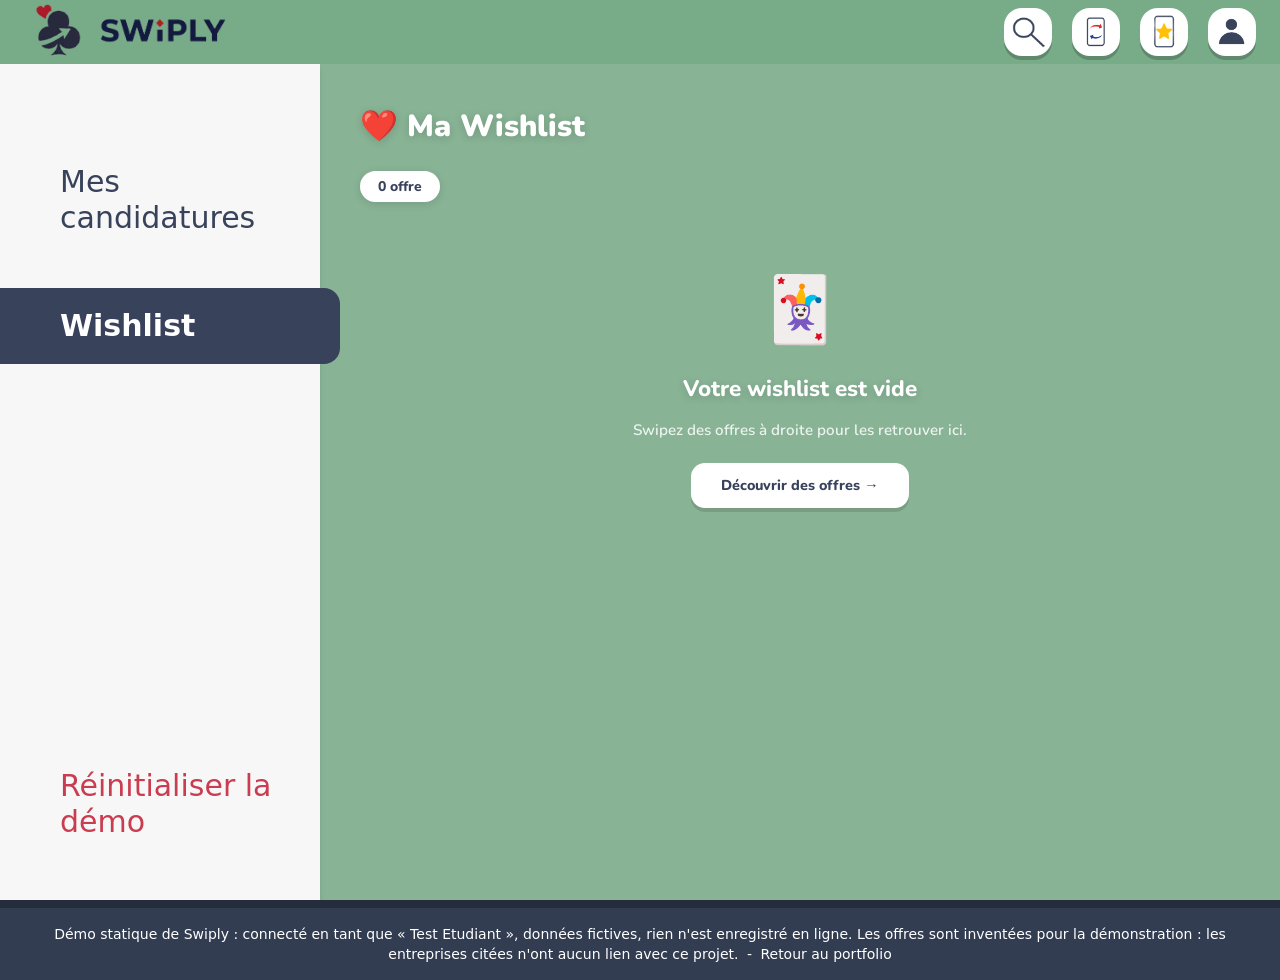
<file: swiply/wishlist.html>
<!doctype html>
<html lang="fr">
<head>
    <meta charset="UTF-8">
    <meta name="viewport" content="width=device-width, initial-scale=1.0">
    <title>Ma Wishlist – Swiply (démo)</title>
    <link rel="icon" href="images/logos/logo.png">
    <link rel="stylesheet" href="css/app.css">
    <link rel="stylesheet" href="css/tailwind.css">
    <script src="js/db.js"></script>
</head>
<body class="flex flex-col min-h-screen">
<div class="flex min-h-screen pt-16 bg-[#88B395]">
    <div id="sidebar"></div>
    <main class="flex-1 ml-0 md:ml-[280px] lg:ml-[25%] p-5 md:p-10 min-h-[calc(100vh-4rem)]">
        <div class="swipe-wishlist-container">
            <div class="wishlist-header">
                <h1 class="wishlist-title">❤️ Ma Wishlist</h1>
                <br>
                <span class="wishlist-count" id="wishlistCount"></span>
            </div>
            <br>
            <div class="wishlist-grid" id="wishlistGrid"></div>
            <div id="modal"></div>
            <div id="toast"></div>
        </div>
    </main>
</div>
<script src="js/layout.js"></script>
<script>
    document.getElementById('sidebar').outerHTML = studentSidebar('wishlist');
    let currentId = null;

    function render() {
        const items = SwiplyDB.wishlist();
        document.getElementById('wishlistCount').textContent = `${items.length} offre${items.length > 1 ? 's' : ''}`;
        const grid = document.getElementById('wishlistGrid');
        if (!items.length) {
            grid.innerHTML = `
                <div class="empty-state">
                    <div class="empty-icon">🃏</div>
                    <p class="empty-title">Votre wishlist est vide</p>
                    <p class="empty-sub">Swipez des offres à droite pour les retrouver ici.</p>
                    <a href="swipe.html" class="btn-go-swipe">Découvrir des offres →</a>
                </div>`;
            return;
        }
        grid.innerHTML = items.map(job => `
            <div class="card-wrap" id="wrap-${job.id}">
                <button type="button" class="btn-remove" title="Retirer de la wishlist" onclick="removeCard(${job.id})">✕</button>
                <div class="job-card" onclick="openOffer(${job.id})">${miniCardHtml(job)}</div>
            </div>`).join('') + `
            <a href="swipe.html" class="add-card"><div class="plus-icon">+</div><span class="add-label">Découvrir plus</span></a>`;
    }

    function openOffer(id) {
        currentId = id;
        openModalWith(SwiplyDB.offer(id));
        const applied = SwiplyDB.applications().some(a => a.offer_id === id);
        const btn = document.getElementById('applyBtn');
        btn.disabled = applied;
        btn.textContent = applied ? '✓ Déjà postulé' : '✉️ Postuler';
    }

    function removeCard(id) {
        const wrap = document.getElementById('wrap-' + id);
        wrap.style.transition = 'opacity 0.3s, transform 0.3s';
        wrap.style.opacity = '0';
        wrap.style.transform = 'scale(0.88)';
        SwiplyDB.removeFromWishlist(id);
        showToast('✓ Offre retirée de la wishlist');
        setTimeout(render, 320);
    }

    SwiplyDB.load().then(() => {
        const cvs = SwiplyDB.cvs();
        document.getElementById('modal').outerHTML = modalHtml(`
            <form id="applyForm">
                <div class="cv-selector-container">
                    <label for="cv_id">Choisir un CV :</label>
                    <select name="cv_id" id="cv_id" class="cv-select" required>
                        ${cvs.length ? cvs.map(cv => `<option value="${cv.id}">${esc(cv.name)}</option>`).join('') : '<option value="">Aucun CV disponible</option>'}
                    </select>
                </div>
                <button type="submit" class="btn-modal-apply" id="applyBtn">✉️ Postuler</button>
            </form>
            <button class="btn-modal-remove full-width" onclick="const id = currentId; closeModal(); removeCard(id);">✕ Retirer de la wishlist</button>`);
        document.getElementById('applyForm').addEventListener('submit', e => {
            e.preventDefault();
            if (SwiplyDB.apply(currentId, document.getElementById('cv_id').value)) {
                closeModal();
                showToast('✉️ Candidature envoyée !');
            }
        });
        render();
    });
</script>
</body>
</html>
</file>
<file: loner/style.css>
:root {
  --ink: #f3ead8;
  --muted: #b9ad96;
  --gold: #e8b54a;
  --panel: rgba(20, 16, 14, .88);
  --line: rgba(232, 181, 74, .35);
  --red: #c8443c;
  --green: #4caf6a;
  --common: #c9c9c9;
  --rare: #4f8fe8;
  --epic: #a65be0;
  --legendary: #f09a2a;
}
* { box-sizing: border-box; margin: 0; padding: 0; }
html, body { height: 100%; }
body {
  background: #0d0b0a;
  color: var(--ink);
  font-family: system-ui, -apple-system, "Segoe UI", Roboto, sans-serif;
  line-height: 1.45;
}
@font-face { font-family: "Quintessential"; src: url(../fonts/quintessential-latin-400-normal.woff2) format("woff2"); font-display: swap; }
h1, h2, h3, .btn, .room-label, .enemy-name { font-family: "Quintessential", Georgia, serif; font-weight: 400; }
a { color: var(--gold); }
[hidden] { display: none !important; }

.btn {
  font-size: 1.15rem; padding: 10px 26px; border-radius: 6px; cursor: pointer;
  background: linear-gradient(#b8862e, #7c5519); color: #fff7e6;
  border: 1px solid #f0c36a; text-decoration: none; display: inline-block;
  box-shadow: 0 2px 0 #3d290b; transition: filter .15s, transform .1s;
}
.btn:hover:not(:disabled) { filter: brightness(1.15); }
.btn:active:not(:disabled) { transform: translateY(1px); }
.btn:disabled { opacity: .45; cursor: not-allowed; }
.btn.big { font-size: 1.7rem; padding: 12px 44px; }
.btn.ghost { background: transparent; border-color: var(--line); box-shadow: none; color: var(--ink); }
.btn.red { background: linear-gradient(#b8473f, #7a2620); border-color: #e47a70; }

/* ---------- Écrans ---------- */
.screen { min-height: 100vh; }
.screen.bg {
  background: #111 var(--bg) center / cover no-repeat;
  display: flex; align-items: center; justify-content: center; padding: 24px 16px;
}
.title-box, .heroes-box {
  background: var(--panel); border: 1px solid var(--line); border-radius: 10px;
  padding: 28px; text-align: center; max-width: 980px; width: 100%;
}
.title-box { max-width: 560px; }
.title-box h1 { font-size: clamp(2.4rem, 8vw, 4rem); color: var(--gold); line-height: 1.05; }
.tagline { margin: 12px 0 22px; color: var(--ink); }
.note { margin-top: 22px; font-size: .85rem; color: var(--muted); }
.heroes-box h2 { font-size: 2rem; color: var(--gold); margin-bottom: 18px; }

.hero-list { display: grid; grid-template-columns: repeat(4, 1fr); gap: 14px; margin-bottom: 18px; }
.hero-card {
  background: rgba(255,255,255,.04); border: 1px solid var(--line); border-radius: 8px;
  padding: 12px; cursor: pointer; color: inherit; font: inherit; text-align: center;
  transition: transform .15s, border-color .15s, background .15s;
}
.hero-card:hover, .hero-card:focus-visible { transform: translateY(-3px); border-color: var(--gold); background: rgba(232,181,74,.08); outline: none; }
.hero-card img { width: 100%; aspect-ratio: 1; object-fit: contain; }
.hero-card h3 { font-size: 1.5rem; color: var(--gold); }
.hero-card .desc { font-size: .8rem; color: var(--muted); min-height: 2.4em; margin: 2px 0 8px; }
.hero-card dl { display: grid; grid-template-columns: auto auto; gap: 2px 10px; font-size: .82rem; text-align: left; justify-content: center; }
.hero-card dt { color: var(--muted); }

/* ---------- Jeu ---------- */
.game {
  display: grid; grid-template-columns: minmax(0, 1fr) 300px; gap: 14px;
  max-width: 1280px; margin: 0 auto; padding: 14px;
}
.stage {
  position: relative; aspect-ratio: 16 / 10; border-radius: 10px; overflow: hidden;
  background: #111 url(img/salle_pve.webp) center / cover no-repeat;
  border: 1px solid var(--line);
}
.room-label {
  position: absolute; top: 12px; left: 50%; transform: translateX(-50%);
  background: rgba(0,0,0,.6); padding: 4px 16px; border-radius: 999px;
  font-size: 1.25rem; color: var(--gold); white-space: nowrap; z-index: 3;
}
.fighter { position: absolute; bottom: 2%; display: flex; flex-direction: column; align-items: center; transition: transform .18s; }
.hero-side { left: 4%; width: 34%; }
.enemy-side { right: 6%; width: 36%; bottom: 10%; }
.sprite { width: 100%; aspect-ratio: 1; }
.hero-sprite { position: relative; }
.hero-sprite img { position: absolute; inset: 0; width: 100%; height: 100%; object-fit: contain; }
.enemy-sprite { object-fit: contain; filter: drop-shadow(0 6px 10px rgba(0,0,0,.6)); }
.enemy-name { font-size: 1.2rem; color: #fff; text-shadow: 0 1px 3px #000; margin-top: 2px; }
.bar {
  position: relative; width: 80%; height: 16px; background: #322; border: 1px solid #000;
  border-radius: 4px; overflow: hidden; box-shadow: 0 1px 4px rgba(0,0,0,.6);
}
.bar .fill { position: absolute; inset: 0 auto 0 0; background: linear-gradient(#e0574d, #a12a22); transition: width .3s; }
.hero-side .bar .fill { background: linear-gradient(#5fc97b, #2e8a47); }
.bar b { position: relative; display: block; text-align: center; font-size: .72rem; line-height: 14px; font-weight: 600; text-shadow: 0 1px 2px #000; }
.merchant-img { position: absolute; right: 6%; bottom: 8%; width: 42%; filter: drop-shadow(0 6px 10px rgba(0,0,0,.6)); }

.lunge-right { transform: translateX(14%); }
.lunge-left { transform: translateX(-14%); }
.hurt { animation: hurt .35s; }
@keyframes hurt { 0%,100% { filter: none; } 30% { filter: brightness(2.2) sepia(1) hue-rotate(-40deg) saturate(4); } }
.float {
  position: absolute; z-index: 5; font-weight: 800; font-size: clamp(1rem, 2.6vw, 1.7rem);
  color: #ffdf6b; text-shadow: 0 2px 3px #000; pointer-events: none;
  animation: floatUp .9s ease-out forwards;
}
.float.miss { color: #ddd; font-size: clamp(.9rem, 2vw, 1.2rem); }
@keyframes floatUp { from { opacity: 1; transform: translateY(0); } to { opacity: 0; transform: translateY(-50px); } }

.door {
  position: absolute; z-index: 4; width: 44px; height: 44px; border-radius: 50%;
  border: 1px solid var(--gold); background: rgba(0,0,0,.55); color: var(--gold);
  font-size: 1.1rem; cursor: pointer; transition: background .15s;
}
.door:hover { background: rgba(232,181,74,.35); }
.door-up { top: 50px; left: 50%; transform: translateX(-50%); }
.door-down { bottom: 12px; left: 50%; transform: translateX(-50%); }
.door-left { left: 12px; top: 45%; }
.door-right { right: 12px; top: 45%; }

.actions {
  display: flex; flex-wrap: wrap; gap: 10px; align-items: center; justify-content: center;
  min-height: 64px; margin-top: 12px; padding: 10px; background: var(--panel);
  border: 1px solid var(--line); border-radius: 10px;
}
.actions .hint { color: var(--muted); font-size: .92rem; text-align: center; }
.shop-item {
  display: flex; align-items: center; gap: 10px; padding: 8px 12px; border-radius: 8px;
  background: rgba(255,255,255,.05); border: 1px solid var(--line); font-size: .88rem;
}
.shop-item img { width: 48px; height: 48px; object-fit: contain; background: rgba(0,0,0,.3); border-radius: 6px; }
.shop-item .btn { font-size: .95rem; padding: 4px 14px; }

.panel { display: flex; flex-direction: column; gap: 12px; }
.card { background: var(--panel); border: 1px solid var(--line); border-radius: 10px; padding: 12px 14px; }
.card h3 { color: var(--gold); font-size: 1.3rem; margin-bottom: 8px; }
.map { display: grid; grid-template-columns: repeat(7, 1fr); gap: 3px; }
.map i {
  aspect-ratio: 1; border-radius: 3px; background: rgba(255,255,255,.04);
  display: flex; align-items: center; justify-content: center; font-size: .7rem; font-style: normal; color: var(--muted);
}
.map i.frontier { background: rgba(255,255,255,.1); }
.map i.here { outline: 3px solid #3d7cff; outline-offset: -1px; }
.legend { list-style: none; display: grid; grid-template-columns: repeat(3, auto); gap: 4px 10px; margin-top: 10px; font-size: .75rem; color: var(--muted); }
.legend i { display: inline-block; width: 10px; height: 10px; border-radius: 2px; margin-right: 5px; vertical-align: -1px; }
.stats { display: grid; grid-template-columns: auto 1fr; gap: 3px 12px; font-size: .88rem; }
.stats dt { color: var(--muted); }
.stats dd { text-align: right; }
.r-COMMON { color: var(--common); } .r-RARE { color: var(--rare); }
.r-EPIC { color: var(--epic); } .r-LEGENDARY { color: var(--legendary); }
.log-card { flex: 1; min-height: 140px; display: flex; flex-direction: column; }
.log { list-style: none; font-size: .8rem; overflow-y: auto; max-height: 220px; display: flex; flex-direction: column-reverse; gap: 3px; }
.log li { color: var(--muted); }
.log li:first-child { color: var(--ink); }
.log .good { color: #8fdc9f; } .log .bad { color: #f08a80; } .log .loot { color: var(--gold); }
.help { font-size: .75rem; color: var(--muted); text-align: center; }

.overlay { position: fixed; inset: 0; z-index: 20; background: rgba(0,0,0,.75); display: flex; align-items: center; justify-content: center; padding: 16px; }
.modal { background: #1a1512; border: 1px solid var(--gold); border-radius: 12px; padding: 24px; text-align: center; max-width: 460px; width: 100%; }
.modal img { width: 60%; max-width: 220px; }
.modal h2 { color: var(--gold); font-size: 2.2rem; }
.modal p { margin: 8px 0 18px; color: var(--ink); }
.modal-actions { display: flex; gap: 10px; justify-content: center; flex-wrap: wrap; }

@media (max-width: 900px) {
  .game { grid-template-columns: 1fr; padding: 8px; }
  .hero-list { grid-template-columns: repeat(2, 1fr); }
  .stage { aspect-ratio: 4 / 3; }
  .hero-side { width: 46%; left: 0; }
  .enemy-side { width: 46%; right: 2%; }
  .merchant-img { width: 52%; }
  .log { max-height: 140px; }
  .map { max-width: 280px; margin: 0 auto; }
  .legend { justify-content: center; }
}
@media (max-width: 420px) {
  .hero-list { gap: 8px; }
  .hero-card { padding: 8px; }
  .door { width: 38px; height: 38px; }
  .room-label { font-size: 1rem; }
}
</file>
<file: swiply/css/app.css>
/* Police Nunito hébergée sur le site (plus de requête vers Google Fonts) */
@font-face { font-family: "Nunito"; src: url(../../fonts/nunito-latin-400-normal.woff2) format("woff2"); font-weight: 400; font-display: swap; }
@font-face { font-family: "Nunito"; src: url(../../fonts/nunito-latin-600-normal.woff2) format("woff2"); font-weight: 600; font-display: swap; }
@font-face { font-family: "Nunito"; src: url(../../fonts/nunito-latin-700-normal.woff2) format("woff2"); font-weight: 700; font-display: swap; }
@font-face { font-family: "Nunito"; src: url(../../fonts/nunito-latin-800-normal.woff2) format("woff2"); font-weight: 800; font-display: swap; }
@font-face { font-family: "Nunito"; src: url(../../fonts/nunito-latin-900-normal.woff2) format("woff2"); font-weight: 900; font-display: swap; }


@source '../../vendor/laravel/framework/src/Illuminate/Pagination/resources/views/*.blade.php';
@source '../../storage/framework/views/*.php';
@source '../**/*.blade.php';
@source '../**/*.js';

@theme {
    --font-sans: 'Instrument Sans', ui-sans-serif, system-ui, sans-serif, 'Apple Color Emoji', 'Segoe UI Emoji',
    'Segoe UI Symbol', 'Noto Color Emoji';
}

/*///////////////////////////////////// logo nav-bar ////////////////////////////////*/

.nav-logo {
    transition: all 0.1s ease-in-out;
    cursor: pointer;
}
.nav-logo:active {
    transform: translateY(4px);
    box-shadow: none;
}

/*///////////////////////////////////// bouton nav-bar ////////////////////////////////*/

.nav-btn {
    @media (max-width: 768px) {
        display: none;
    }
    transition: all 0.1s ease-in-out;
    cursor: pointer;
    position: relative;
}
.nav-btn:active {
    transform: translateY(4px);
    box-shadow: none;
}
.nav-btn::before{
    content: "";
    position: absolute;
    background-color: white;
    inset: -13px;
    top: -25px;
    bottom: -30px;
    border-radius: 16px;
    z-index: -1;
    opacity: 0;
    transition: all 0.3s ease-in-out;
}
.nav-btn::after{
    content:attr(data-label);
    font-weight: 550;
    position: absolute;
    top: 110%;
    left: 50%;
    transform: translateX(-50%);
    opacity: 0;
    color: black;
    font-size: 12px;
    white-space: nowrap;
}
.nav-btn:hover {
    box-shadow: none;
    transform: scale(1.1);
}
.nav-btn:hover::after {
    opacity: 1;
}
.nav-btn:hover::before {
    opacity: 1;
}

/*///////////////////////////////////// bouton par défault ////////////////////////////////*/
.main-btn {
    background-color: #ebf3ee;
    color: #374151;
    padding: 20px 60px;
    border-radius: 9999px;
    font-weight: 600;
    transition: all 0.3s ease;
    border: 2px solid transparent;
    cursor: pointer;
    display: inline-block;
}
.main-btn:hover {
    background-color: #374151;
    color: #ffffff;
}
.main-btn:active {
    background-color: transparent;
    border-color: #374151;
    color: #374151;
    transform: scale(0.98);
}

/*///////////////////////////////////// Champs de saisie ////////////////////////////////*/

.form-group {
    display: flex;
    flex-direction: column;
    align-items: flex-start;
    gap: 6px;
    width: 100%;
    max-width: 400px;
    margin: 10px 0;
}
.form-group label {
    color: #38425b;
    font-size: 1.6rem;
    font-weight: 500;
}
.field-custom {
    width: 100%;
    max-width: 400px;
    padding: 10px 20px;
    border-radius: 15px;
    border: 3px solid #ffffff;
    background: rgba(255, 255, 255, 0.4);
    color: #3d5a5a;
    font-size: 1.1rem;
    outline: none;
    transition: all 0.2s ease;
}
.field-custom::placeholder {
    color: rgba(61, 90, 90, 0.6);
}
.field-custom:hover {
    border-color: rgba(255, 255, 255, 0.6);
    background: rgba(255, 255, 255, 0.5);
}
.field-custom:focus {
    border-color: #cbd5e1;
    background: rgba(255, 255, 255, 0.6);
}
.field-custom.is-error,
.field-custom:not(:placeholder-shown):invalid {
    border-color: #e35d6a;
    color: #3d5a5a;
    background: rgba(255, 255, 255, 0.5);
}


/*///////////////////////////////////// SWIPE & WISHLIST (Shared) ////////////////////////////////*/

.swipe-wishlist-container,
.swipe-wishlist-container * {
    font-family: 'Nunito', sans-serif;
}

/* ── Cartes & Symboles ── */
.job-card {
    background: white; border-radius: 20px;
    padding: 22px 22px 18px 22px;
    box-shadow: 0 8px 32px rgba(0,0,0,0.15), 0 2px 8px rgba(0,0,0,0.08);
    position: relative; /* Base pour les coins et z-index */
    overflow: hidden;
}

.job-card-content {
    margin: 40px 0 0 0;
}

.job-card-header {
    text-align: right;
    margin-bottom: 12px;
}

.job-card-body {
    margin-bottom: 15px;
}

.job-card-row {
    display: flex;
    align-items: center;
    gap: 10px;
    margin-bottom: 12px;
}

.job-card-icon {
    font-size: 1.35rem;
}

.job-card-title {
    font-size: 1.25rem;
    font-weight: 800;
    color: #222;
    overflow: hidden;
    text-overflow: ellipsis;
    white-space: nowrap;
}

.job-card-company {
    font-size: 1.15rem;
    font-weight: 700;
    color: #444;
    overflow: hidden;
    text-overflow: ellipsis;
    white-space: nowrap;
}

.job-card-location {
    font-size: 1.05rem;
    font-weight: 600;
    color: #666;
}

.job-card-level {
    font-size: 1.1rem;
    font-weight: 600;
    color: #555;
    background: #f5f5f5;
    padding: 3px 12px;
    border-radius: 20px;
}

.job-card-stats {
    display: flex;
    align-items: center;
    gap: 20px;
    margin-bottom: 12px;
}

.job-card-stat-item {
    display: flex;
    align-items: center;
    gap: 6px;
}

.job-card-stat-value {
    font-size: 0.92rem;
    font-weight: 700;
    color: #555;
}

.job-card-tags-section {
    margin-top: 10px;
}

/* ── Badges de Statut (Candidatures) ── */
.status-badge {
    font-size: 0.75rem;
    padding: 2px 8px;
    border-radius: 12px;
    font-weight: 600;
    margin-left: auto;
}
.status-pending { background: #fef3c7; color: #92400e; }
.status-accepted { background: #d1fae5; color: #065f46; }
.status-rejected { background: #fee2e2; color: #991b1b; }

.job-card-tags-label {
    font-size: 0.9rem;
    font-weight: 800;
    color: #bbb;
    text-transform: uppercase;
    letter-spacing: 0.5px;
    margin-bottom: 8px;
}

.job-card-tags-list {
    display: flex;
    flex-wrap: wrap;
    gap: 2px;
}

.tag-more {
    background: #e8e8e8;
    color: #888;
}

/* Modificateurs pour les cartes la Wishlist (plus petit) */
.wishlist-grid .job-card-content {
    margin: 21px 0 0 0;
}
.wishlist-grid .job-card-header {
    margin-bottom: 4px;
}
.wishlist-grid .job-card-body {
    margin-bottom: 10px;
}
.wishlist-grid .job-card-row {
    gap: 5px;
    margin-bottom: 4px;
    align-items: flex-start;
}
.wishlist-grid .job-card-icon {
    font-size: 1.2rem;
}
.wishlist-grid .job-card-icon.small {
    font-size: 1.2rem;
}
.wishlist-grid .job-card-title {
    font-size: 0.85rem;
    white-space: normal;
    overflow: visible;
    text-overflow: clip;
    word-break: break-word;
}
.wishlist-grid .job-card-company {
    font-size: 0.85rem;
    white-space: normal;
}
.wishlist-grid .job-card-location {
    font-size: 0.85rem;
}
.wishlist-grid .job-card-stats {
    gap: 10px;
    margin-bottom: 4px;
}
.wishlist-grid .job-card-stat-item {
    gap: 3px;
}
.wishlist-grid .job-card-stat-value {
    font-size: 0.75rem;
}
.wishlist-grid .job-card-tags-section {
    margin-top: 5px;
}
.wishlist-grid .job-card-tags-label {
    font-size: 0.65rem;
    margin-bottom: 2px;
}
.wishlist-grid .contract-badge {
    font-size: 0.9rem;
    padding: 1px 6px;
}
.wishlist-grid .tag {
    font-size: 0.75rem;
    padding: 2px 8px;
}

.suit-corner {
    position: absolute;
    font-size: 2.2rem;
    line-height: 1;
    pointer-events: none;
}
.suit-tl {
    top: 10px;
    left: 12px;
}
.suit-br {
    bottom: 10px;
    right: 12px;
    transform: rotate(180deg);
}
.suit-red {
    color: #e74c3c;
}
.suit-black {
    color: #1a1a1a;
}

.tag {
    display: inline-block;
    background: #f0f0f0;
    border-radius: 20px;
    padding: 4px 24px;
    font-size: 0.90rem;
    font-weight: 700;
    color: #555;
    margin: 2px 2px;
}

.contract-badge {
    display: inline-block;
    font-size: 1.1rem;
    font-weight: 800;
    letter-spacing: 0.5px;
    text-transform: uppercase;
    border-radius: 8px;
    padding: 2px 10px;
    border: 1.5px solid;
}
.badge-stage {
    color: #e74c3c;
    border-color: #e74c3c;
    background: #fff5f5;
}
.badge-alternance {
    color: #333;
    border-color: #aaa;
    background: #f5f5f5;
}

/* ── États vides ── */
.empty-state {
    display: flex;
    flex-direction: column;
    align-items: center;
    justify-content: center;
    gap: 14px;
    text-align: center;
    width: 100%;
    padding: 40px 20px;
}
.empty-icon {
    font-size: 4rem;
    animation: float 3s ease-in-out infinite;
}
@keyframes float {
    0%,100% { transform: translateY(0); }
    50% { transform: translateY(-10px); }
}
.empty-title {
    font-size: 1.4rem;
    font-weight: 800;
    color: white;
    margin: 0;
    text-shadow: 0 2px 8px rgba(0,0,0,0.15);
}
.empty-sub {
    font-size: 0.95rem;
    color: rgba(255,255,255,0.85);
    font-weight: 600;
    margin: 0;
    line-height: 1.55;
}
.empty-btn,
.btn-go-swipe {
    padding: 11px 28px;
    background: white;
    color: #78AB88;
    font-weight: 800;
    font-size: 0.9rem;
    border: none;
    border-radius: 14px;
    cursor: pointer;
    box-shadow: 0 4px 0 0 rgba(0,0,0,0.12);
    text-decoration: none;
    display: inline-block;
    transition: transform 0.1s, box-shadow 0.1s;
    margin-top: 6px;
}
.btn-go-swipe {
    color: #38425b;
    padding: 12px 30px;
}
.empty-btn:active,
.btn-go-swipe:active {
    transform: translateY(3px);
    box-shadow: 0 1px 0 0 rgba(0,0,0,0.1);
}

/* ── En-tête de Panneaux et Modales ── */
.panel-header {
    display: flex;
    justify-content: space-between;
    align-items: center;
    margin-bottom: 36px;
}
.panel-header-left {
    display: flex;
    align-items: center;
    gap: 16px;
}
.panel-title {
    font-size: 2rem;
    font-weight: 900;
    text-transform: uppercase;
    letter-spacing: -1px;
    color: #323D52;
    margin: 0;
}
.panel-close-btn {
    background: none;
    border: none;
    cursor: pointer;
    font-size: 2.5rem;
    font-weight: 300;
    color: #323D52;
    line-height: 1;
    padding: 0;
    transition: transform 0.2s;
}
.panel-close-btn:hover {
    transform: scale(1.25);
}
.panel-divider {
    height: 2px;
    background: rgba(50,61,82,0.1);
    border-radius: 999px;
    margin-bottom: 24px;
}

/* ── Lignes de détails (Panneaux / Modales) ── */
.modal-body-header {
    background: rgba(255,255,255,0.5);
    border-radius: 14px;
    padding: 14px 16px;
    margin-bottom: 16px;
    display: flex;
    justify-content: space-between;
    align-items: flex-start;
}

.modal-section {
    margin-top: 16px;
}

.modal-header-info {
    flex: 1;
}

.modal-job-title {
    font-size: 1.05rem;
    font-weight: 800;
    color: #222;
    margin-bottom: 4px;
}

.modal-company-name {
    font-size: 0.85rem;
    color: #78AB88;
    font-weight: 700;
}

.modal-suit-large {
    font-size: 2rem;
    line-height: 1;
}

.modal-section-title {
    font-size: 0.7rem;
    font-weight: 800;
    color: #555;
    text-transform: uppercase;
    letter-spacing: 0.5px;
    margin-bottom: 8px;
}

.modal-description-text {
    font-size: 0.875rem;
    color: #444;
    line-height: 1.65;
    margin: 0;
}

.modal-contact-value {
    font-size: 0.82rem;
}

.detail-row {
    display: flex;
    align-items: flex-start;
    gap: 12px;
    padding: 12px 0;
    border-bottom: 1px solid rgba(50,61,82,0.08);
}
.detail-row:last-child {
    border-bottom: none;
}
.detail-icon {
    font-size: 1.2rem;
    width: 26px;
    text-align: center;
    flex-shrink: 0;
    margin-top: 2px;
}
.detail-label {
    font-size: 0.7rem;
    color: #999;
    font-weight: 700;
    text-transform: uppercase;
    letter-spacing: 0.5px;
}
.detail-value {
    font-size: 0.9rem;
    font-weight: 700;
    color: #333;
}

/* ── Toast Notifications ── */
#toast,
.toast {
    position: fixed;
    bottom: 80px;
    left: 50%;
    transform: translateX(-50%) translateY(20px);
    background: #333;
    color: white;
    padding: 10px 20px;
    border-radius: 12px;
    font-size: 0.85rem;
    font-weight: 700;
    opacity: 0;
    pointer-events: none;
    transition: opacity 0.3s, transform 0.3s;
    z-index: 10000;
    white-space: nowrap;
}
#toast.show,
.toast.show {
    opacity: 1;
    transform: translateX(-50%) translateY(0);
}
.toast.match {
    background: #27ae60;
}

/*///////////////////////////////////// SWIPE SPECIFIC ////////////////////////////////*/

.card-stack {
    position: relative;
    width: 375px;
    height: 510px;
}

/* Comportement spécifique à la pile de cartes */
.card-stack .job-card {
    cursor: grab;
    user-select: none;
    touch-action: none;
    will-change: transform;
    position: absolute;
    inset: 0;
}
.card-stack .job-card:active {
    cursor: grabbing;
}
.card-stack .job-card:nth-child(2) {
    transform: rotate(-3deg) translateY(6px) translateX(-4px);
    z-index: 1;
}
.card-stack .job-card:nth-child(3) {
    transform: rotate(2deg) translateY(10px) translateX(3px);
    z-index: 0;
}
.card-stack .job-card.top-card {
    z-index: 10;
}

.card-stack .job-card.swiping-left {
    animation: swipeLeft 0.4s ease-in forwards;
}
.card-stack .job-card.swiping-right {
    animation: swipeRight 0.4s ease-in forwards;
}
@keyframes swipeLeft {
    to { transform: translateX(-140vw) rotate(-35deg); opacity: 0; }
}
@keyframes swipeRight {
    to { transform: translateX(140vw)  rotate(35deg);  opacity: 0; }
}

/* Labels de vote sur la carte */
.vote-label {
    position: absolute;
    top: 22px;
    font-size: 1.4rem;
    font-weight: 800;
    letter-spacing: 2px;
    border: 3px solid;
    border-radius: 8px;
    padding: 2px 12px;
    opacity: 0;
    transition: opacity 0.12s;
    pointer-events: none;
    z-index: 20;
}
.vote-label.nope {
    left: 16px;
    color: #e74c3c;
    border-color: #e74c3c;
    transform: rotate(-12deg);
}
.vote-label.like {
    right: 16px;
    color: #27ae60;
    border-color: #27ae60;
    transform: rotate(12deg);
}

/* Boutons d'action Swipe */
.action-btn {
    width: 80px;
    height: 80px;
    border-radius: 20px;
    background: white;
    box-shadow: 0 4px 0 0 rgba(0,0,0,0.15), 0 2px 8px rgba(0,0,0,0.1);
    display: flex;
    align-items: center;
    justify-content: center;
    cursor: pointer;
    transition: transform 0.1s, box-shadow 0.1s;
    border: none;
    font-size: 2.1rem;
}
.action-btn:active {
    transform: translateY(3px);
    box-shadow: 0 1px 0 0 rgba(0,0,0,0.15);
}
.action-btn:disabled {
    opacity: 0.35;
    cursor: not-allowed;
    transform: none !important;
    box-shadow: 0 4px 0 0 rgba(0,0,0,0.08) !important;
}
.action-btn.reject {
    color: #e74c3c;
}
.action-btn.accept {
    color: #27ae60;
}

/* Panneaux latéraux et filtres */
.panel-tab-btn {
    position: absolute;
    top: 20%;
    z-index: 40;
    background: rgba(255,255,255,0.9);
    padding: 16px;
    border-radius: 16px;
    box-shadow: 0 8px 24px rgba(0,0,0,0.15);
    border: 1.5px solid rgba(255,255,255,0.8);
    cursor: pointer;
    transition: transform 0.2s, box-shadow 0.2s, opacity 0.3s;
    display: flex;
    align-items: center;
    justify-content: center;
}
.panel-tab-btn:hover {
    transform: scale(1.10);
    box-shadow: 0 12px 32px rgba(0,0,0,0.18);
}
.panel-tab-btn.hidden-btn {
    opacity: 0;
    pointer-events: none;
    transform: scale(0.85);
}
.panel-tab-btn.left {
    left: 40px;
}
.panel-tab-btn.right {
    right: 40px;
}

.slide-panel {
    position: fixed;
    top: 112px;
    bottom: 48px;
    width: 45%;
    background: rgba(212, 230, 217, 0.95);
    backdrop-filter: blur(16px);
    -webkit-backdrop-filter: blur(16px);
    border-radius: 45px;
    border: 1.5px solid rgba(255,255,255,0.6);
    box-shadow: 0 24px 60px rgba(0,0,0,0.18);
    z-index: 50;
    overflow: hidden;
    padding: 0;
    transition: transform 0.5s cubic-bezier(0.23, 1, 0.32, 1);
}
.slide-panel.left-panel {
    left: 32px;
    transform: translateX(-120%);
}
.slide-panel.right-panel {
    right: 32px;
    transform: translateX(120%);
}
.slide-panel.open {
    transform: translateX(0);
}

.panel-inner {
    height: 100%;
    overflow-y: auto;
    padding: 48px;
    box-sizing: border-box;
    scrollbar-width: thin;
    scrollbar-color: rgba(50, 61, 82, 0.25) transparent;
}
.panel-inner::-webkit-scrollbar {
    width: 6px;
}
.panel-inner::-webkit-scrollbar-track {
    background: transparent;
    margin-top: 45px;
    margin-bottom: 45px;
}
.panel-inner::-webkit-scrollbar-thumb {
    background: rgba(50, 61, 82, 0.22);
    border-radius: 999px;
}
.panel-inner::-webkit-scrollbar-thumb:hover {
    background: rgba(50, 61, 82, 0.38);
}

.backdrop {
    position: fixed;
    inset: 0;
    background: rgba(0,0,0,0.15);
    z-index: 40;
    opacity: 0;
    pointer-events: none;
    transition: opacity 0.4s;
}
.backdrop.visible {
    opacity: 1;
    pointer-events: all;
}

#cardArea {
    transition: transform 0.5s cubic-bezier(0.23, 1, 0.32, 1);
}
#cardArea.shift-right {
    transform: translateX(34%) scale(0.75);
}
#cardArea.shift-left {
    transform: translateX(-34%) scale(0.75);
}

/* Filtres de swipe */
.filter-group {
    margin-bottom: 18px;
}
.filter-label {
    font-size: 0.72rem;
    font-weight: 800;
    color: #323D52;
    text-transform: uppercase;
    letter-spacing: 0.5px;
    margin-bottom: 8px;
    display: block;
}
.filter-select,
.filter-input {
    width: 100%;
    padding: 10px 14px;
    border: 2px solid rgba(255,255,255,0.7);
    border-radius: 12px;
    font-size: 0.875rem;
    font-weight: 600;
    color: #333;
    outline: none;
    transition: border-color 0.2s;
    background: rgba(255,255,255,0.7);
}
.filter-select:focus,
.filter-input:focus {
    border-color: #78AB88;
    background: white;
}
.filter-tag-grid {
    display: flex;
    flex-wrap: wrap;
    gap: 6px;
}
.filter-tag {
    padding: 6px 14px;
    border-radius: 20px;
    border: 2px solid rgba(255,255,255,0.7);
    font-size: 0.78rem;
    font-weight: 700;
    color: #323D52;
    cursor: pointer;
    transition: all 0.15s;
    background: rgba(255,255,255,0.5);
}
.filter-tag.active {
    background: #78AB88;
    border-color: #78AB88;
    color: white;
}
.apply-btn {
    width: 100%;
    background: #323D52;
    color: white;
    font-weight: 800;
    font-size: 0.95rem;
    padding: 13px;
    border-radius: 14px;
    border: none;
    cursor: pointer;
    margin-top: 8px;
    transition: background 0.15s;
}
.apply-btn:hover {
    background: #4a5568;
}

/*///////////////////////////////////// SWIPE RESPONSIVE (Mobile First) ////////////////////////////////*/

/* ── Base mobile (défaut) ── */
.card-stack {
    width: min(300px, 70vw);
    height: min(420px, 60vh);
}

.card-stack .job-card {
    width: 100%;
    height: 100%;
    overflow: hidden;
    padding: clamp(14px, 4vw, 22px);
    box-sizing: border-box;
}

.card-stack .job-card-content {
    margin-top: clamp(24px, 5vw, 40px);
}

.card-stack .job-card-title {
    font-size: clamp(0.95rem, 4vw, 1.25rem);
    white-space: normal;
    overflow: visible;
    text-overflow: clip;
    line-height: 1.3;
}

.card-stack .job-card-company {
    font-size: clamp(0.88rem, 3.5vw, 1.15rem);
    white-space: normal;
    overflow: visible;
    text-overflow: clip;
    line-height: 1.3;
}

.card-stack .job-card-location {
    font-size: clamp(0.88rem, 3.5vw, 1.05rem);
    white-space: normal;
    line-height: 1.3;
}

.card-stack .job-card-level {
    font-size: clamp(0.85rem, 3.2vw, 1rem);
    white-space: normal;
    padding: 2px clamp(8px, 2vw, 12px);
}

.card-stack .job-card-icon {
    font-size: clamp(1rem, 3.5vw, 1.35rem);
}

.card-stack .job-card-row {
    gap: clamp(6px, 2vw, 10px);
    margin-bottom: clamp(7px, 2vw, 12px);
}

.card-stack .job-card-body {
    margin-bottom: clamp(8px, 2vw, 15px);
}

.card-stack .job-card-stats {
    gap: clamp(10px, 3vw, 20px);
    margin-bottom: clamp(6px, 2vw, 12px);
}

.card-stack .job-card-stat-value {
    font-size: clamp(0.85rem, 3.2vw, 0.92rem);
}


.card-stack .job-card-tags-label {
    font-size: clamp(0.8rem, 2.8vw, 0.9rem);
}

.card-stack .tag {
    font-size: clamp(0.78rem, 2.8vw, 0.9rem);
    padding: clamp(3px, 0.8vw, 4px) clamp(10px, 3vw, 24px);
}

.card-stack .contract-badge {
    font-size: clamp(0.85rem, 3.2vw, 1.1rem);
    padding: 2px clamp(6px, 1.5vw, 10px);
}

.card-stack .suit-corner {
    font-size: clamp(2rem, 6vw, 2.8rem);
}

.card-stack .job-card-header {
    margin-bottom: clamp(6px, 1.5vw, 12px);
}
/* Boutons action */
.action-btn {
    width: clamp(40px, 10vw, 56px);
    height: clamp(40px, 10vw, 56px);
    border-radius: 12px;
    font-size: clamp(1rem, 3vw, 1.5rem);
}

.mobile-actions {
    display: flex;
    gap: clamp(24px, 8vw, 40px);
    justify-content: center;
    align-items: center;
    margin-top: 28px;
}

/* Bouton description caché sur mobile */
.panel-tab-btn.right {
    display: none;
}

/* Bouton filtre repositionné sur mobile */
.panel-tab-btn.left {
    top: 72px;
    left: 16px;
    padding: 10px;
    border-radius: 12px;
}

/* Panneau plein écran sur mobile */
.slide-panel {
    top: 64px;
    bottom: 0;
    width: 90%;
    border-radius: 24px 24px 0 0;
}
.slide-panel.left-panel {
    left: 5%;
    transform: translateY(120%);
}
.slide-panel.right-panel {
    right: 5%;
    transform: translateY(120%);
}
.slide-panel.open {
    transform: translateY(0);
}

.panel-inner {
    padding: 28px 24px;
}

/* Shift désactivé sur mobile */
#cardArea.shift-right,
#cardArea.shift-left {
    transform: none;
}

/* ── Tablette (≥ 640px) ── */
@media (min-width: 640px) {
    .card-stack {
        width: min(340px, 75vw);
        height: min(470px, 68vh);
    }

    .panel-tab-btn.left {
        top: 20%;
        left: 20px;
        padding: 14px;
    }
}

/* ── Desktop (≥ 1024px) ── */
@media (min-width: 1024px) {
    .card-stack {
        width: 375px;
        height: 510px;
    }

    /* Reset tous les clamp sur desktop — valeurs fixes originales */
    .card-stack .job-card {
        overflow: hidden;
        padding: 22px 22px 18px 22px;
    }
    .card-stack .job-card-content  { margin-top: 40px; }
    .card-stack .job-card-title    { font-size: 1.25rem; }
    .card-stack .job-card-company  { font-size: 1.15rem; }
    .card-stack .job-card-location { font-size: 1.05rem; }
    .card-stack .job-card-level    { font-size: 1.1rem; padding: 3px 12px; }
    .card-stack .job-card-icon     { font-size: 1.35rem; }
    .card-stack .job-card-row      { gap: 10px; margin-bottom: 12px; }
    .card-stack .job-card-body     { margin-bottom: 15px; }
    .card-stack .job-card-stats    { gap: 20px; margin-bottom: 12px; }
    .card-stack .job-card-stat-value { font-size: 0.92rem; }
    .card-stack .job-card-tags-label { font-size: 0.9rem; margin-bottom: 8px; }
    .card-stack .tag               { font-size: 0.90rem; padding: 4px 24px; }
    .card-stack .contract-badge    { font-size: 1.1rem; padding: 2px 10px; }
    .card-stack .suit-corner       { font-size: 2.2rem; }
    .card-stack .job-card-header   { margin-bottom: 12px; }

    .action-btn {
        width: 80px;
        height: 80px;
        border-radius: 20px;
        font-size: 2.1rem;
    }

    .mobile-actions {
        display: none;
    }

    .panel-tab-btn.right {
        display: flex;
        top: 20%;
        right: 40px;
        padding: 16px;
    }
    .panel-tab-btn.left {
        top: 20%;
        left: 40px;
        padding: 16px;
    }

    .slide-panel {
        top: 112px;
        bottom: 48px;
        width: 45%;
        border-radius: 45px;
    }
    .slide-panel.left-panel {
        left: 32px;
        transform: translateX(-120%);
    }
    .slide-panel.right-panel {
        right: 32px;
        transform: translateX(120%);
    }
    .slide-panel.open {
        transform: translateX(0);
    }

    .panel-inner {
        padding: 48px;
    }

    #cardArea.shift-right {
        transform: translateX(34%) scale(0.75);
    }
    #cardArea.shift-left {
        transform: translateX(-34%) scale(0.75);
    }
}x
/*///////////////////////////////////// WISHLIST SPECIFIC ////////////////////////////////*/

.wishlist-header {
    display: flex;
    align-items: center;
    justify-content: space-between;
    margin-bottom: 36px;
}
.wishlist-title {
    font-size: 1.9rem;
    font-weight: 900;
    color: white;
    margin: 0;
    text-shadow: 0 2px 8px rgba(0,0,0,0.15);
}
.wishlist-count {
    background: white;
    color: #38425b;
    font-weight: 800;
    font-size: 0.875rem;
    padding: 6px 18px;
    border-radius: 20px;
    box-shadow: 0 2px 8px rgba(0,0,0,0.12);
}

.wishlist-grid {
    display: flex;
    flex-wrap: wrap;
    gap: 16px;
    align-items: flex-start;
    justify-content: center;
    @media screen and (min-width :720px){
        justify-content: left;
    }
}

.wishlist-grid .card-wrap {
    position: relative;
    width: 283px;
    height: 385px;
}
.wishlist-grid .card-wrap .job-card {
    width: 100%;
    height: 100%;
    transition: transform 0.2s ease-in-out, box-shadow 0.2s ease-in-out;
}

.wishlist-grid .card-wrap .job-card:hover {
    transform: scale(1.03);
    box-shadow: 0 12px 40px rgba(0,0,0,0.2), 0 4px 12px rgba(0,0,0,0.12);
    z-index: 10;
}

.add-card {
    width: 283px;
    height: 385px;
    flex-shrink: 0;
    background: rgba(255,255,255,0.30);
    border: 2.5px dashed rgba(255,255,255,0.75);
    border-radius: 20px;
    display: flex;
    flex-direction: column;
    align-items: center;
    justify-content: center;
    gap: 14px;
    cursor: pointer;
    transition: background 0.2s, transform 0.2s;
    text-decoration: none;
}
.add-card:hover {
    background: rgba(255,255,255,0.48);
    transform: translateY(-4px);
}
.add-card .plus-icon {
    width: 40px;
    height: 40px;
    border-radius: 10px;
    background: rgba(255,255,255,0.80);
    display: flex;
    align-items: center;
    justify-content: center;
    font-size: 1.2rem;
    color: #38425b;
    box-shadow: 0 4px 16px rgba(0,0,0,0.12);
}
.add-card .add-label {
    font-size: 0.85rem;
    font-weight: 800;
    color: #38425b;
}

/* ── Modal d'information Wishlist ── */
.modal-overlay {
    position: fixed;
    inset: 0;
    background: rgba(0,0,0,0.45);
    backdrop-filter: blur(4px);
    z-index: 9000;
    display: flex;
    align-items: center;
    justify-content: center;
    opacity: 0;
    pointer-events: none;
    transition: opacity 0.3s;
}
.modal-overlay.open {
    opacity: 1;
    pointer-events: all;
}
.modal-panel {
    background: rgba(212, 230, 217, 0.98);
    backdrop-filter: blur(16px);
    -webkit-backdrop-filter: blur(16px);
    border-radius: 28px;
    border: 1.5px solid rgba(255,255,255,0.6);
    width: 480px;
    max-width: 92vw;
    max-height: 86vh;
    overflow-y: auto;
    padding: 48px;
    box-shadow: 0 24px 60px rgba(0,0,0,0.20);
    transform: translateY(30px) scale(0.96);
    transition: transform 0.35s cubic-bezier(0.23, 1, 0.32, 1);
    scrollbar-width: thin;
    scrollbar-color: rgba(50,61,82,0.25) transparent;
}
.modal-overlay.open .modal-panel {
    transform: translateY(0) scale(1);
}
.modal-panel::-webkit-scrollbar {
    width: 6px;
}
.modal-panel::-webkit-scrollbar-track {
    background: transparent;
    margin: 28px 0;
}
.modal-panel::-webkit-scrollbar-thumb {
    background: rgba(50,61,82,0.22);
    border-radius: 999px;
}
.modal-actions {
    display: flex;
    gap: 10px;
    margin-top: 20px;
}
.modal-actions-wrapper {
    display: flex;
    flex-direction: column;
    gap: 16px;
    margin-top: 24px;
}
.modal-close-icon {
    position: sticky;
    float: right;
    top: 0;
    right: 0;
    margin-top: -30px;
    margin-right: -25px;
    background: rgba(255,255,255,0.8);
    border-radius: 50%;
    width: 40px;
    height: 40px;
    display: flex;
    align-items: center;
    justify-content: center;
    font-size: 28px;
    color: #323D52;
    cursor: pointer;
    opacity: 0.8;
    transition: all 0.2s;
    z-index: 1000;
    line-height: 1;
    box-shadow: 0 2px 8px rgba(0,0,0,0.1);
}
.modal-close-icon:hover {
    opacity: 1;
    background: white;
    transform: scale(1.1);
}
#applyForm {
    display: flex;
    flex-direction: column;
    gap: 12px;
    background: rgba(255, 255, 255, 0.5);
    padding: 16px;
    border-radius: 16px;
    border: 1px solid rgba(255, 255, 255, 0.8);
}
.cv-selector-container {
    display: flex;
    flex-direction: column;
    gap: 6px;
}
.cv-selector-container label {
    font-size: 0.9rem;
    font-weight: 700;
    color: #323D52;
}
.cv-select {
    width: 100%;
    padding: 10px 12px;
    border-radius: 10px;
    border: 1.5px solid rgba(50, 61, 82, 0.2);
    background-color: white;
    font-size: 1rem;
    color: #323D52;
}
.btn-modal-apply {
    width: 100%;
    background-color: #3b82f6;
    color: white;
    border: none;
    padding: 14px;
    border-radius: 12px;
    font-weight: 800;
    cursor: pointer;
    transition: all 0.2s;
    font-size: 1rem;
    display: flex;
    align-items: center;
    justify-content: center;
    gap: 8px;
}
.btn-modal-apply:hover {
    background-color: #2563eb;
    transform: translateY(-2px);
    box-shadow: 0 4px 12px rgba(59, 130, 246, 0.3);
}
.btn-modal-remove {
    flex: 1;
    padding: 11px;
    border-radius: 12px;
    border: 2px solid #e74c3c;
    background: white;
    color: #e74c3c;
    font-weight: 800;
    cursor: pointer;
    font-size: 0.9rem;
}
.btn-modal-remove.full-width {
    width: 100%;
    padding: 14px;
    border-radius: 12px;
}
.btn-modal-remove:hover {
    background: #fff5f5;
    transform: translateY(-2px);
    box-shadow: 0 4px 12px rgba(231, 76, 60, 0.2);
}
.btn-modal-close {
    flex: 1;
    padding: 11px;
    border-radius: 12px;
    border: none;
    background: #323D52;
    color: white;
    font-weight: 800;
    cursor: pointer;
    font-size: 0.9rem;
}
.btn-modal-close:hover {
    background: #4a5568;
}

.btn-remove {
    position: absolute;
    right: 10px;
    top: 10px;
    z-index: 20;
    background: white;
    color: #e74c3c;
    border: none;
    border-radius: 50%;
    width: 30px;
    height: 30px;
    display: flex;
    align-items: center;
    justify-content: center;
    font-weight: bold;
    cursor: pointer;
    box-shadow: 0 2px 8px rgba(0,0,0,0.15);
}
.btn-remove:hover {
    background: #fff5f5;
    transform: scale(1.1);
    transition: 0.2s;
}



/*///////////////////////////////////// PROFIL SEARCH SPECIFIC ////////////////////////////////*/

/* ── Cards (profil_search overrides) ── */
.profil-search .wishlist-grid {
    justify-content: flex-start;
    padding: 10px 0;
}

.profil-search .card-wrap {
    width: 240px;
    height: 325px;
    flex-shrink: 0;
}

.profil-search .job-card {
    padding: 12px;
    box-shadow: 0 4px 12px rgba(0,0,0,0.1);
    height: 100%;
    cursor: pointer;
    border: 1px solid #eee;
}

.profil-search .suit-tl { top: 5px; left: 10px; }
.profil-search .suit-br { bottom: 5px; right: 10px; }

/* ── Page layout ── */
.page-bg {
    min-height: 100vh;
    background-color: #9dc0a3;
    padding: 1px 0;
}

.swiply-wrapper {
    max-width: 860px;
    margin: 30px auto;
    padding: 40px 20px;
    font-family: sans-serif;
}

/* ── Header profil ── */
.profil-header {
    display: flex;
    justify-content: space-between;
    align-items: center;
    margin-bottom: 40px;
    gap: 20px;
}

.brand-section {
    display: flex;
    align-items: center;
    gap: 20px;
}

.avatar-circle {
    width: 100px;
    height: 100px;
    border-radius: 50%;
    background-color: #e0e0e0;
    border: 3px solid white;
    overflow: hidden;
    flex-shrink: 0;
    display: flex;
    align-items: center;
    justify-content: center;
}
.avatar-circle img { width: 100%; height: 100%; object-fit: cover; }
.avatar-circle svg { width: 50px; height: 50px; color: #888; }

.company-name { font-size: 2rem; font-weight: bold; color: #000; margin: 0 0 4px; }
.company-city { font-size: 1rem; color: #333; margin: 0; }

/* ── Rating ── */
.rating-block { text-align: center; min-width: 160px; }
.rating-title { font-size: 0.95rem; font-weight: 600; margin-bottom: 8px; color: #111; }

.stars-input { display: flex; flex-direction: row-reverse; justify-content: center; gap: 3px; }
.stars-input input[type="radio"] { display: none; }
.stars-input label { font-size: 1.6rem; color: rgba(255,255,255,0.6); cursor: pointer; transition: color 0.15s; }
.stars-input:not(.disabled) input:checked ~ label,
.stars-input:not(.disabled) label:hover,
.stars-input:not(.disabled) label:hover ~ label { color: #f5a623; }
.stars-input.disabled label { pointer-events: none; }
.stars-input.disabled input:checked ~ label { color: #f5a623; }

.btn-rate {
    padding: 4px 14px; background-color: #4a7a5a; color: white;
    border: none; border-radius: 20px; cursor: pointer;
    font-size: 0.8rem; width: 100%; margin-top: 4px;
}
.btn-rate:disabled { background-color: rgba(0,0,0,0.2); cursor: not-allowed; }
.already-rated-msg { font-size: 0.72rem; color: #444; margin-top: 4px; }
.alert-success { color: #1a4a2a; font-size: 0.8rem; margin-top: 4px; font-weight: 600; }

/* ── Info grid ── */
.info-grid {
    display: grid;
    grid-template-columns: repeat(3, 1fr);
    gap: 16px;
    margin-bottom: 30px;
}

.info-tile {
    background-color: white;
    border-radius: 16px;
    padding: 18px 20px;
    box-shadow: 0 2px 8px rgba(0,0,0,0.08);
}
.info-tile .tile-label { font-size: 0.82rem; color: #666; margin: 0 0 6px; }
.info-tile .tile-value { font-size: 1rem; font-weight: 700; color: #111; margin: 0; }
.tile-icon { font-size: 1.4rem; margin-bottom: 8px; display: block; }

.tile-stars { display: flex; align-items: center; gap: 2px; margin-bottom: 8px; }
.tile-stars span { font-size: 1.9rem; color: #f5a623; }
.tile-stars span.empty { color: #ccc; }

/* ── Bloc présentation / offres ── */
.presentation-block {
    background-color: white;
    border-radius: 20px;
    padding: 30px 15px;
    margin-bottom: 25px;
    box-shadow: 0 2px 8px rgba(0,0,0,0.08);
}
.presentation-block h3 {
    font-size: 1.1rem; font-weight: 700; color: #111;
    margin: 0 0 14px; text-transform: uppercase; letter-spacing: 0.04em;
}
.presentation-block p { font-size: 1rem; color: #333; line-height: 1.7; margin: 0; }

/* ── Modal (profil_search specific overrides) ── */
.profil-search .modal-overlay {
    z-index: 9999;
}

.profil-search .modal-panel {
    padding: 40px;
}

.profil-search .panel-header {
    margin-bottom: 20px;
}

.profil-search .panel-title {
    font-size: 1.8rem;
    text-transform: none;
    letter-spacing: normal;
}

.profil-search .panel-divider {
    margin-bottom: 20px;
}

.profil-search .detail-row {
    padding: 10px 0;
}

.profil-search .modal-actions {
    flex-direction: column;
}

.btn-wishlist-add {
    width: 100%; padding: 12px; border-radius: 12px; border: 2px solid #4a7a5a;
    background: white; color: #4a7a5a; font-weight: 800; cursor: pointer; font-size: 0.9rem;
    transition: background 0.15s, color 0.15s;
    display: flex; align-items: center; justify-content: center; gap: 8px;
}
.btn-wishlist-add:hover { background: #4a7a5a; color: white; }
.btn-wishlist-add.already-in {
    border-color: #aaa; color: #aaa; cursor: not-allowed;
    background: #f5f5f5;
}
.btn-wishlist-add.already-in:hover { background: #f5f5f5; color: #aaa; }

.btn-delete-user {
    display: block;
    width: 100%;
    max-width: 300px;
    margin: 30px auto 10px;
    padding: 12px;
    background-color: #ff4d4d;
    color: white;
    border: none;
    border-radius: 12px;
    font-weight: 800;
    font-size: 0.95rem;
    cursor: pointer;
    text-align: center;
    transition: background 0.2s;
}

.btn-delete-user:hover {
    background-color: #cc0000;
}


/*///////////////////////////////////// PROFIL PILOTE & STUDENT (Shared lk-*) ////////////////////////////////*/

.lk-wrapper {
    max-width: 780px;
    margin: 0 auto;
    padding: 0 20px;
    display: flex;
    flex-direction: column;
    gap: 16px;
}

.lk-card {
    background: white;
    border-radius: 16px;
    overflow: hidden;
    box-shadow: 0 2px 8px rgba(0,0,0,0.1);
}

.lk-banner {
    height: 100px;
}

.lk-header-body {
    padding: 0 24px 24px;
    position: relative;
}

.lk-avatar {
    width: 100px;
    height: 100px;
    border-radius: 50%;
    border: 4px solid white;
    background-color: #d1d5db;
    overflow: hidden;
    position: absolute;
    top: -50px;
    display: flex;
    align-items: center;
    justify-content: center;
}
.lk-avatar img { width: 100%; height: 100%; object-fit: cover; }
.lk-avatar svg { width: 50px; height: 50px; color: #6b7280; }

.lk-header-info { padding-top: 60px; }

.lk-name {
    font-size: 1.5rem;
    font-weight: 700;
    color: #111;
    margin: 0 0 4px;
}

.lk-subtitle { font-size: 0.95rem; color: #444; margin: 0 0 4px; }
.lk-meta { font-size: 0.85rem; color: #666; margin: 0; }

.lk-tag {
    display: inline-block;
    border-radius: 20px;
    padding: 3px 12px;
    font-size: 0.8rem;
    font-weight: 600;
    margin-top: 8px;
}

.lk-section-title {
    font-size: 1.1rem;
    font-weight: 700;
    color: #111;
    margin: 0;
    padding: 20px 24px 0;
}

.lk-divider { height: 1px; background: #e5e7eb; margin: 0 24px; }

.lk-info-list {
    padding: 8px 24px 20px;
    display: flex;
    flex-direction: column;
    gap: 12px;
}

.lk-info-row {
    display: flex;
    align-items: center;
    gap: 12px;
    font-size: 0.95rem;
    color: #333;
}
.lk-info-row .info-icon {
    font-size: 1.1rem;
    width: 24px;
    text-align: center;
    flex-shrink: 0;
}
.lk-info-row strong { color: #111; margin-right: 4px; }

.info-icon { font-size: 1.1rem; width: 24px; text-align: center; flex-shrink: 0; }

.lk-stats {
    display: grid;
    gap: 0;
    padding: 16px 24px 20px;
}

.lk-stat-item {
    display: flex;
    flex-direction: column;
    gap: 4px;
    padding: 8px 12px;
    border-right: 1px solid #e5e7eb;
}
.lk-stat-item:last-child { border-right: none; }
.lk-stat-icon { font-size: 1.2rem; }
.lk-stat-label { font-size: 0.78rem; color: #666; margin: 0; }
.lk-stat-value { font-size: 0.95rem; font-weight: 700; color: #111; margin: 0; }


/*///////////////////////////////////// PROFIL PILOTE SPECIFIC ////////////////////////////////*/

.pilote-profile .lk-banner {
    background: linear-gradient(135deg, #3a5f4a, #5a8a6a);
}

.pilote-profile .lk-tag {
    background-color: #e0ece4;
    color: #2d5a3d;
}

.pilote-profile .lk-stats {
    grid-template-columns: repeat(2, 1fr);
}


/*///////////////////////////////////// PROFIL STUDENT SPECIFIC ////////////////////////////////*/

.student-profile .lk-banner {
    background: linear-gradient(135deg, #5a8a6a, #7fad8c);
}

.student-profile .lk-tag {
    background-color: #e8f4ec;
    color: #3a6e4a;
}

.student-profile .lk-stats {
    grid-template-columns: repeat(3, 1fr);
}

.student-profile .lk-section-title {
    margin: 0 0 16px;
    padding: 20px 24px 0;
}


/*///////////////////////////////////// ABOUT PAGE ////////////////////////////////*/

.video-background {
    position: fixed;
    top: 0;
    left: 0;
    width: 100%;
    height: 70vh;
    z-index: -1;
    overflow: hidden;
}

.video-background video {
    width: 100%;
    height: 100%;
    object-fit: cover;
}

.video-overlay {
    position: absolute;
    top: 0;
    left: 0;
    width: 100%;
    height: 100%;
    background: rgba(0, 0, 0, 0.5);
    display: flex;
    flex-rection: column;
    justify-content: center;
    align-items: center;
    z-index: 1;
}

.scroll-content {
    position: relative;
    margin-top: 70vh;
    background: white;
    padding: 100px 20px;
    min-height: 100vh;
    z-index: 10;
    border-radius: 50px 50px 0 0;
    box-shadow: 0 -20px 30px rgba(0,0,0,0.1);
}

/*///////////////////////////////////// FORM CREATION OFFRE ////////////////////////////////*/

.offer-form-card {
    max-width: 800px;
    margin: 40px auto;
    padding: 30px;
    /* .job-card gère déjà le background, border-radius, box-shadow, et overflow */
}

.form-title {
    font-size: 1.8rem;
    font-weight: 700;
    color: #323D52;
    margin-bottom: 25px;
    text-align: center;
}

.form-grid {
    display: grid;
    /* Adaptabilité mobile : 1 colonne sur petit écran, 2 sur grand */
    grid-template-columns: repeat(auto-fit, minmax(280px, 1fr));
    gap: 20px;
    margin-bottom: 20px;
}

.offer-form-group {
    display: flex;
    flex-direction: column;
    gap: 8px;
}

.mb-25 { margin-bottom: 25px; }
.mb-30 { margin-bottom: 30px; }

.form-label {
    font-weight: 600;
    color: #555;
    font-size: 0.95rem;
}

.form-control {
    width: 100%;
    padding: 12px;
    border: 1px solid #ddd;
    border-radius: 10px;
    font-size: 1rem;
    background: white;
    transition: border-color 0.2s, box-shadow 0.2s;
    font-family: inherit;
    color: #333;
}

.form-control:focus {
    border-color: #38425b;
    outline: none;
    box-shadow: 0 0 0 3px rgba(56, 66, 91, 0.1);
}

textarea.form-control {
    resize: vertical;
    min-height: 120px;
}

/* ── Tags selection (Pure CSS) ── */
.tag-grid {
    display: flex;
    flex-wrap: wrap;
    gap: 8px;
}

.tag-checkbox {
    cursor: pointer;
}

.tag-selectable {
    border: 1px solid #ddd;
    background: transparent;
    transition: all 0.2s ease;
}

/* Magie CSS : change l'apparence du tag quand la checkbox cachée est cochée */
.tag-input:checked + .tag-selectable {
    background: #38425b;
    color: white;
    border-color: #38425b;
}

.btn-show-more {
    margin-top: 10px;
    background: none;
    border: none;
    color: #323D52;
    font-weight: 600;
    cursor: pointer;
    text-decoration: underline;
    padding: 0;
}

.error-msg {
    color: #e74c3c;
    font-size: 0.9rem;
    margin-top: 5px;
    display: none;
    font-weight: 600;
}

/* ── Actions / Boutons ── */
.form-actions {
    display: flex;
    gap: 15px;
    justify-content: center;
    @media screen {max-width: 400px; justify-content: left}
}

.btn-cancel {
    background: #eee;
    color: #666;
    padding: 12px 25px;
    text-decoration: none;
    font-weight: 600;
    border-radius: 14px;
    transition: background 0.2s;
    display: inline-flex;
    align-items: center;
}

.btn-cancel:hover {
    background: #e0e0e0;
}

.btn-submit {
    background: #38425b;
    color: white;
    padding: 12px 25px;
    border: none;
    font-weight: 600;
    border-radius: 14px;
    cursor: pointer;
    transition: background 0.2s, transform 0.1s;
    @media screen {max-width: 400px; padding: 9px 15px}
}

.btn-submit:hover {
    background: #2a3245;
}

.btn-submit:active {
    transform: translateY(2px);
}

/* Augmenter la taille des symboles spécifiquement pour la carte du formulaire */
.offer-form-card .suit-corner {
    font-size: 6rem;
    @media screen {max-width: 400px; font-size:3rem}
}

.offer-form-card .suit-tl {
    top: 15px;
    left: 30px;
    @media screen {max-width: 400px; top: 10px; left: 15px;}
}
.offer-form-card .suit-br {
    bottom: 15px;
    right: 15px;
}
</file>
